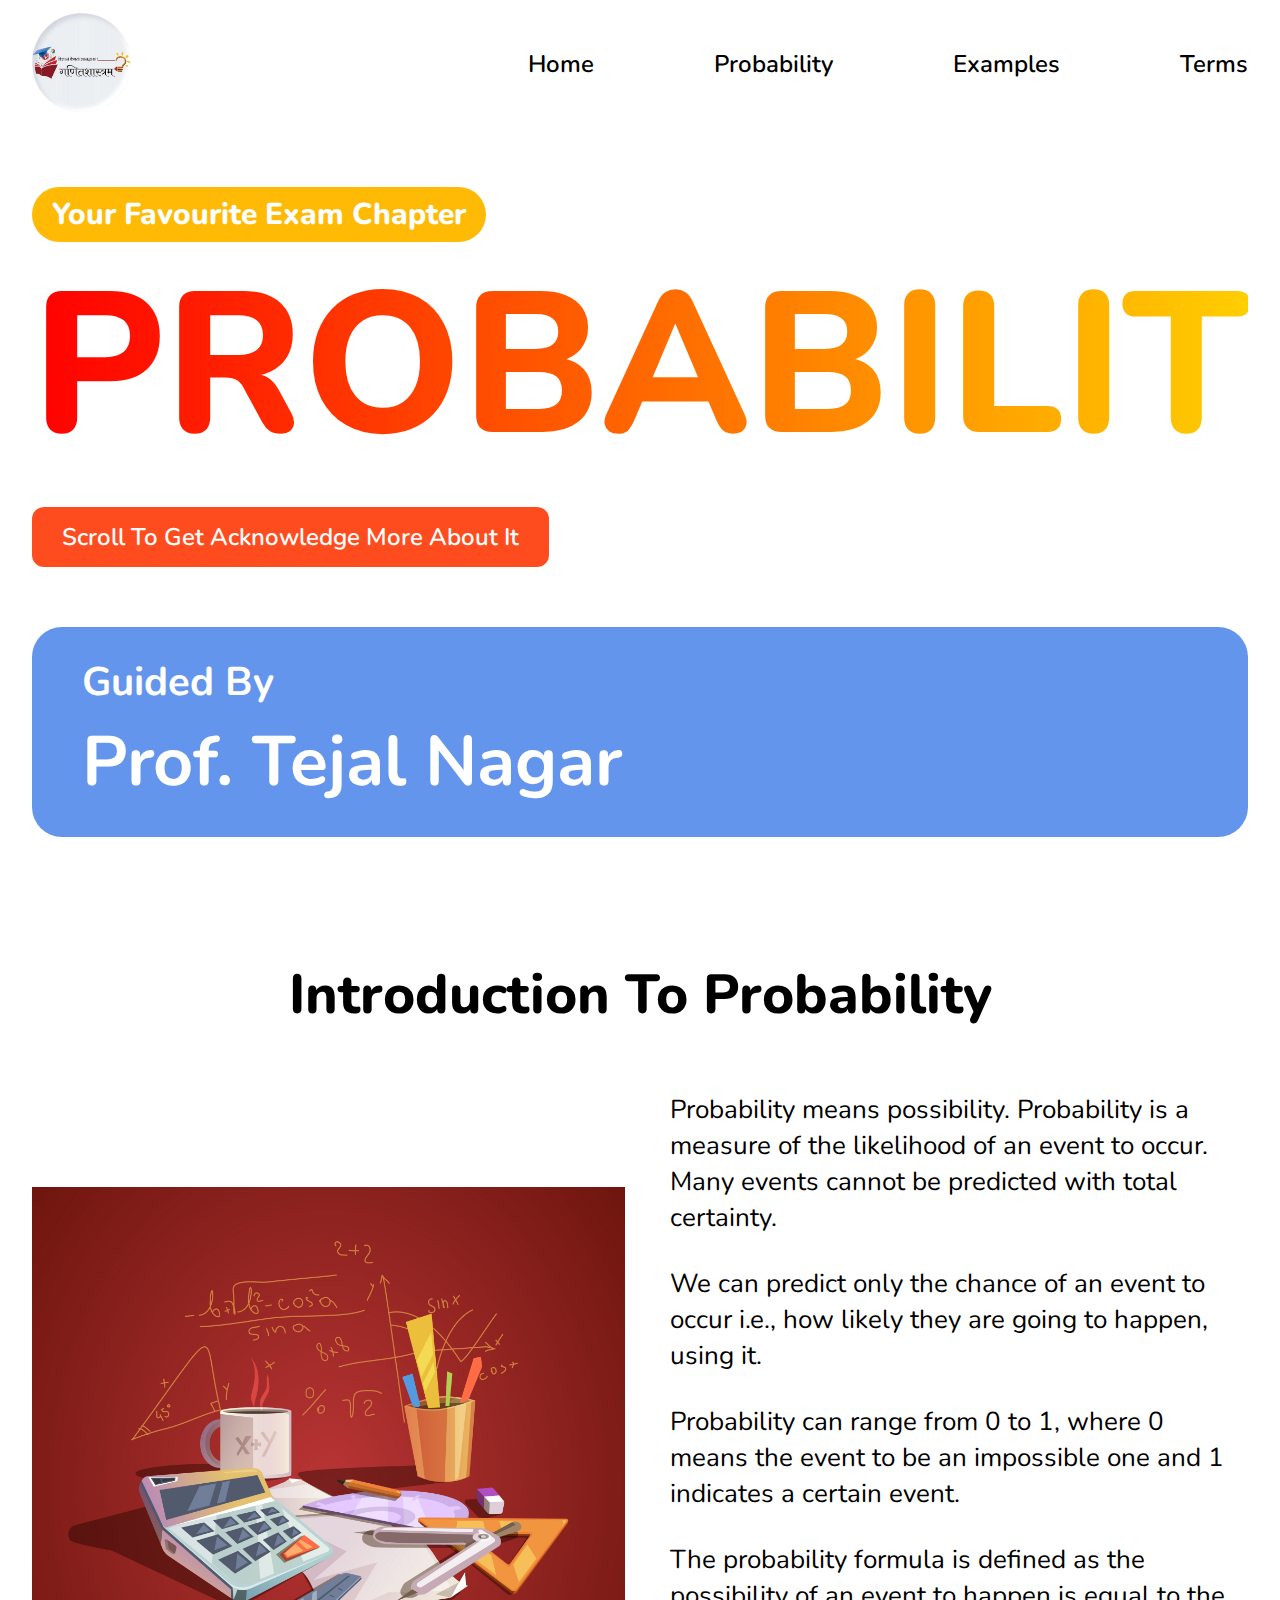
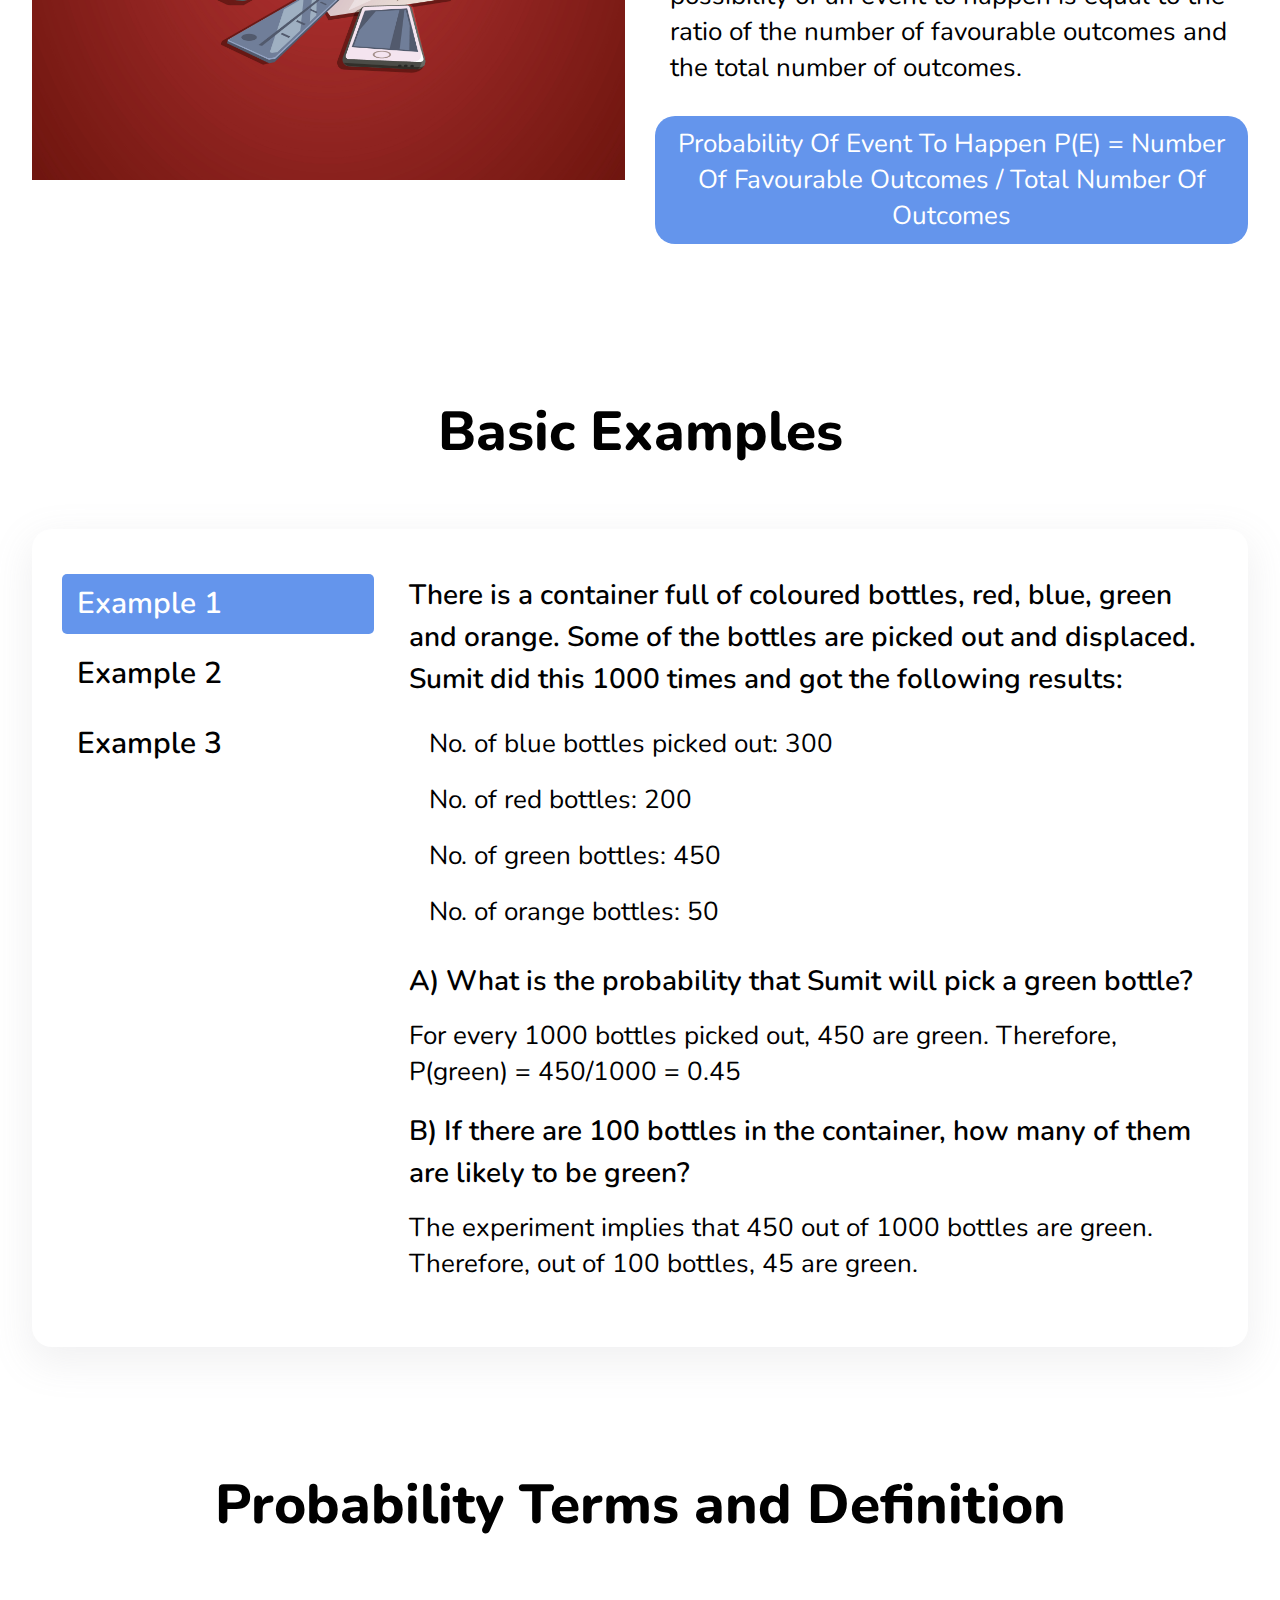
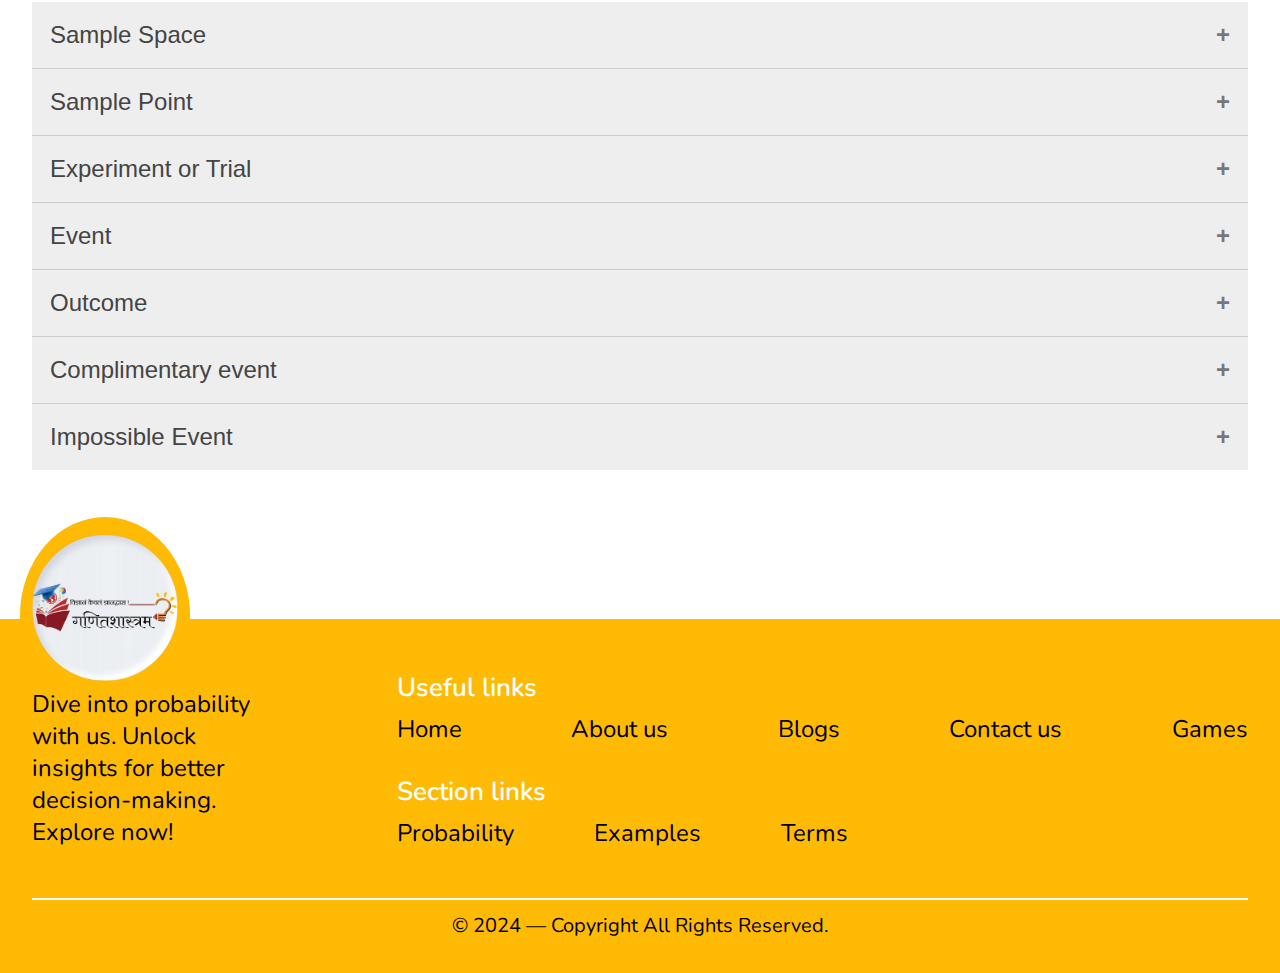
<file: index.html>
<!DOCTYPE html>
<html lang="en">
  <head>
    <meta charset="UTF-8" />
    <meta name="viewport" content="width=device-width, initial-scale=1.0" />
    <title>Probability | Home-Page</title>
    <link rel="stylesheet" href="./assests/css/custom.css">
    <link rel="stylesheet" href="https://cdnjs.cloudflare.com/ajax/libs/font-awesome/6.5.1/css/all.min.css" integrity="sha512-DTOQO9RWCH3ppGqcWaEA1BIZOC6xxalwEsw9c2QQeAIftl+Vegovlnee1c9QX4TctnWMn13TZye+giMm8e2LwA==" crossorigin="anonymous" referrerpolicy="no-referrer" />
    <script src="https://cdnjs.cloudflare.com/ajax/libs/jquery/3.7.1/jquery.min.js" integrity="sha512-v2CJ7UaYy4JwqLDIrZUI/4hqeoQieOmAZNXBeQyjo21dadnwR+8ZaIJVT8EE2iyI61OV8e6M8PP2/4hpQINQ/g==" crossorigin="anonymous" referrerpolicy="no-referrer"></script>
    <script src="https://cdnjs.cloudflare.com/ajax/libs/jquery/3.7.1/jquery.js" integrity="sha512-+k1pnlgt4F1H8L7t3z95o3/KO+o78INEcXTbnoJQ/F2VqDVhWoaiVml/OEHv9HsVgxUaVW+IbiZPUJQfF/YxZw==" crossorigin="anonymous" referrerpolicy="no-referrer"></script>
    <script src="./assests/js/script.js"></script>
  </head>
  <body>
    <!-- Header -->
    <header id="home">
      <div class="container">
        <div class="row">
          <div class="col-md-12">
            <div class="header_rap">
              <div class="header_logo">
                <img src="./assests/gallery/maths_project.png" alt="Maths logo">
              </div>
              <div class="nav_icons">
                <ul class="nav_items">
                  <li><a href="#home">Home</a></li>
                  <li><a href="#probability">Probability</a></li>
                  <li><a href="#examples">Examples</a></li>
                  <li><a href="#terms">Terms</a></li>
                </ul>
              </div>
            </div>
          </div>
        </div>
      </div>
    </header>
    <!-- Ends Header -->

    <!-- Banner -->
    <section class="banner section_space">
      <div class="container">
        <div class="row">
          <div class="col-md-12">
            <div class="banner_wrap">
              <p class="yellow_text">Your Favourite Exam Chapter</p>
              <h2>Probability</h2>
              <p class="banner_txt">scroll to get acknowledge more about it</p>
              <div class="guided_by">
                <p>Guided By</p>
                <h3>Prof. Tejal Nagar</h3>
              </div>
            </div>
          </div>
        </div>
      </div>
    </section>
    <!-- Banner ends -->

    <!-- Image With Text -->
    <section class="img_text section_space" id="probability">
      <div class="container">
        <div class="row">
          <div class="col-md-12 text_center">
            <h2 class="section_title">Introduction To Probability</h2>
          </div>
        </div>
        <div class="row align_center">
          <div class="col-md-6">
            <div class="img_wrap">
              <img src="./assests/gallery/img_text1.jpg" alt="Image Text">
            </div>
          </div>
          <div class="col-md-6">
            <ul class="text_wrap">
              <li class="text_des">
                <i class="fa-solid fa-dice fa-flip"></i>
                <p>Probability means possibility. Probability is a measure of the likelihood of an event to occur. 
                Many events cannot be predicted with total certainty.</p>
              </li>
              <li class="text_des">
                <i class="fa-solid fa-dice fa-flip"></i>
                <p> We can predict only the chance of an event to occur i.e., how likely they are going to happen, using it.</p>
              </li>
              <li class="text_des">
                <i class="fa-solid fa-dice fa-flip"></i>
                <p>Probability can range from 0 to 1, where 0 means the event to be an impossible one and 1 indicates a certain event.</p>
              </li>
              <li class="text_des">
                <i class="fa-solid fa-dice fa-flip"></i>
                <p>The probability formula is defined as the possibility of an event to happen is equal to the ratio 
                of the number of favourable outcomes and the total number of outcomes.</p>
              </li>
              <li class="text_des blue_bg">
                <i class="fa-solid fa-dice fa-flip"></i>
                <p>Probability of event to happen P(E) = Number of favourable outcomes / Total Number of outcomes</p>
              </li>
            </ul>
          </div>
        </div>
      </div>
    </section>
    <!-- Ends Image With Text -->

    <!-- Basic Examples -->
    <section class="basic_examples section_space" id="examples">
      <div class="container">
        <div class="row">
          <div class="col-md-12 text_center">
            <h2 class="section_title"> Basic Examples </h2>            
          </div>
        </div>
        <div class="row">
          <div class="col-md-12">
            <div class="examples_wrap">
              <div class="tabs">
                  <input type="radio" name="tabs" id="home-ch" onclick="home_display()">
                  <label for="home-ch" id="exam-one" class="active"><div>Example 1</div></label>
                  
                  <input type="radio" name="tabs" id="blog-ch" onclick="blog_display()">
                  <label for="blog-ch" id="exam-two"><div>Example 2</div></label>
                  
                  <input type="radio" name="tabs" id="about-ch" onclick="about_display()">
                  <label for="about-ch" id="exam-three"><div>Example 3</div></label>
              </div>
              <div class="text">
                  <div id="blog-txt">
                      <p class="txt-head">There are 6 pillows in a bed, 3 are red, 2 are yellow and 1 is blue. What is the probability of picking a yellow pillow?</p>
                      <p class="text_ans">The probability is equal to the number of yellow pillows in the bed divided by the total number of pillows, i.e. 2/6 = 1/3.</p>
                  </div>
                  <div id="home-txt">
                      <p class="txt-head">There is a container full of coloured bottles, red, blue, green and orange. Some of the bottles are picked out and displaced. Sumit did this 1000 times and got the following results:</p>
                      <ul class="bottle_wrap">
                        <li class="bottle_item">
                          <i class="fa-solid fa-bottle-water fa-bounce blue"></i>
                          <p>No. of blue bottles picked out: 300</p>
                        </li>
                        <li class="bottle_item">
                          <i class="fa-solid fa-bottle-water fa-bounce red"></i>
                          <p>No. of red bottles: 200</p>
                        </li>
                        <li class="bottle_item">
                          <i class="fa-solid fa-bottle-water fa-bounce green"></i>
                          <p> No. of green bottles: 450</p>
                        </li>
                        <li class="bottle_item">
                          <i class="fa-solid fa-bottle-water fa-bounce orange"></i>
                          <p> No. of orange bottles: 50</p>
                        </li>
                      </ul>
                      <div class="qa_wrap">
                        <p class="txt-head"> A) What is the probability that Sumit will pick a green bottle?</p>
                        <p class="text_ans">For every 1000 bottles picked out, 450 are green. Therefore, P(green) = 450/1000 = 0.45</p>
                      </div>
                      <div class="qa_wrap">
                        <p class="txt-head"> B) If there are 100 bottles in the container, how many of them are likely to be green?</p>
                        <p class="text_ans">The experiment implies that 450 out of 1000 bottles are green. Therefore, out of 100 bottles, 45 are green.</p>
                      </div>
                  </div>
                  <div id="about-txt">
                      <p class="txt-head">What are the possible outcomes when tossing a single coin?</p>
                      <p class="text_ans">When tossing a single coin, there are two possible outcomes: either we get a Head (H) or a Tail (T).</p>
                  </div>
              </div>
            </div>
          </div>
        </div>
      </div>
    </section>
    <!-- End Basic Examples -->

    <!-- Terms and Definition -->
    <section class="accordion_sec section_space" id="terms">
      <div class="container">
        <div class="row">
          <div class="col-md-12 text_center">
            <h2 class="section_title">Probability Terms and Definition</h2>
          </div>
        </div>
        <div class="row">
          <div class="col-md-12">
            <div class="accordion_wrapper">
                <button class="accordion_item">Sample Space</button>
                <div class="panel">
                  <p>The set of all the possible outcomes to occur in any trial.</p>
                  <p class="example">Example:-</p>
                  <ul class="panel_wrap">
                    <li class="panel_item">Tossing a coin, Sample Space (S) = {H,T}</li>
                    <li class="panel_item">Rolling a die, Sample Space (S) = {1,2,3,4,5,6}</li>
                  </ul>
                </div>

                <button class="accordion_item">Sample Point</button>
                <div class="panel">
                  <p>It is one of the possible results.</p>
                  <p class="example">Example:-</p>
                  <p class="for_panel_wrap">In a deck of Cards:</p>
                  <ul class="panel_wrap">
                    <li class="panel_item">4 of hearts is a sample point.</li>
                    <li class="panel_item">The queen of clubs is a sample point.</li>
                  </ul>
                </div>

                <button class="accordion_item">Experiment or Trial</button>
                <div class="panel">
                  <p>A series of actions where the outcomes are always uncertain.</p>
                  <p class="example">Example:-</p>
                  <p class="example_txt">The tossing of a coin, Selecting a card from a deck of cards, throwing a dice.</p>
                </div>

                <button class="accordion_item">Event</button>
                <div class="panel">
                  <p>It is a single outcome of an experiment.</p>
                  <p class="example">Example:-</p>
                  <p class="example_txt">Getting a Heads while tossing a coin is an event.</p>
                </div>

                <button class="accordion_item">Outcome</button>
                <div class="panel">
                  <p>Possible result of a trial/experiment.</p>
                  <p class="example">Example:-</p>
                  <p class="example_txt">T (tail) is a possible outcome when a coin is tossed.</p>
                </div>

                <button class="accordion_item">Complimentary event</button>
                <div class="panel">
                  <p>The non-happening events. The complement of an event A is the event, not A (or A’).</p>
                  <p class="example">Example:-</p>
                  <p class="example_txt">In a standard 52-card deck, A = Draw a heart, then A’ = Don’t draw a heart.</p>
                </div>

                <button class="accordion_item">Impossible Event</button>
                <div class="panel">
                  <p>The event cannot happen.</p>
                  <p class="example">Example:-</p>
                  <p class="example_txt">In tossing a coin, impossible to get both head and tail at the same time.</p>
                </div>
            </div>
          </div>
        </div>
      </div>
    </section>
    <!-- End Terms and Definition -->

    <!-- Footer -->
    <footer>
      <div class="container">
        <div class="row">
          <div class="col-md-12">
            <div class="footer_wrap">
              <div class="footer_left">
                <img src="./assests/gallery/maths_project.png" alt="Maths logo">
                <p class="footer_quote">Dive into probability with us. Unlock insights for better decision-making. Explore now!</p>
              </div>
              <div class="footer_right">
                <div class="useful_links">
                  <h3>Useful links</h3>
                  <ul class="nav_items">
                    <li><a href="#">Home</a></li>
                    <li><a href="#">About us</a></li>
                    <li><a href="#">Blogs</a></li>
                    <li><a href="#">Contact us</a></li>
                    <li><a href="#">Games</a></li>
                  </ul>
                </div>
                <div class="section_links">
                  <h3>Section links</h3>
                  <ul class="nav_items">
                    <li><a href="#probability">Probability</a></li>
                    <li><a href="#examples">Examples</a></li>
                    <li><a href="#terms">Terms</a></li>
                  </ul>
                </div>
              </div>
            </div>
          </div>
        </div>
        <div class="row">
          <div class="col-md-12">
            <div class="copyright text_center">
              <p>© 2024 — Copyright All Rights Reserved.</p>
            </div>
          </div>
        </div>
      </div>
    </footer>
    <!-- End Footer -->
  </body>
</html>
</file>
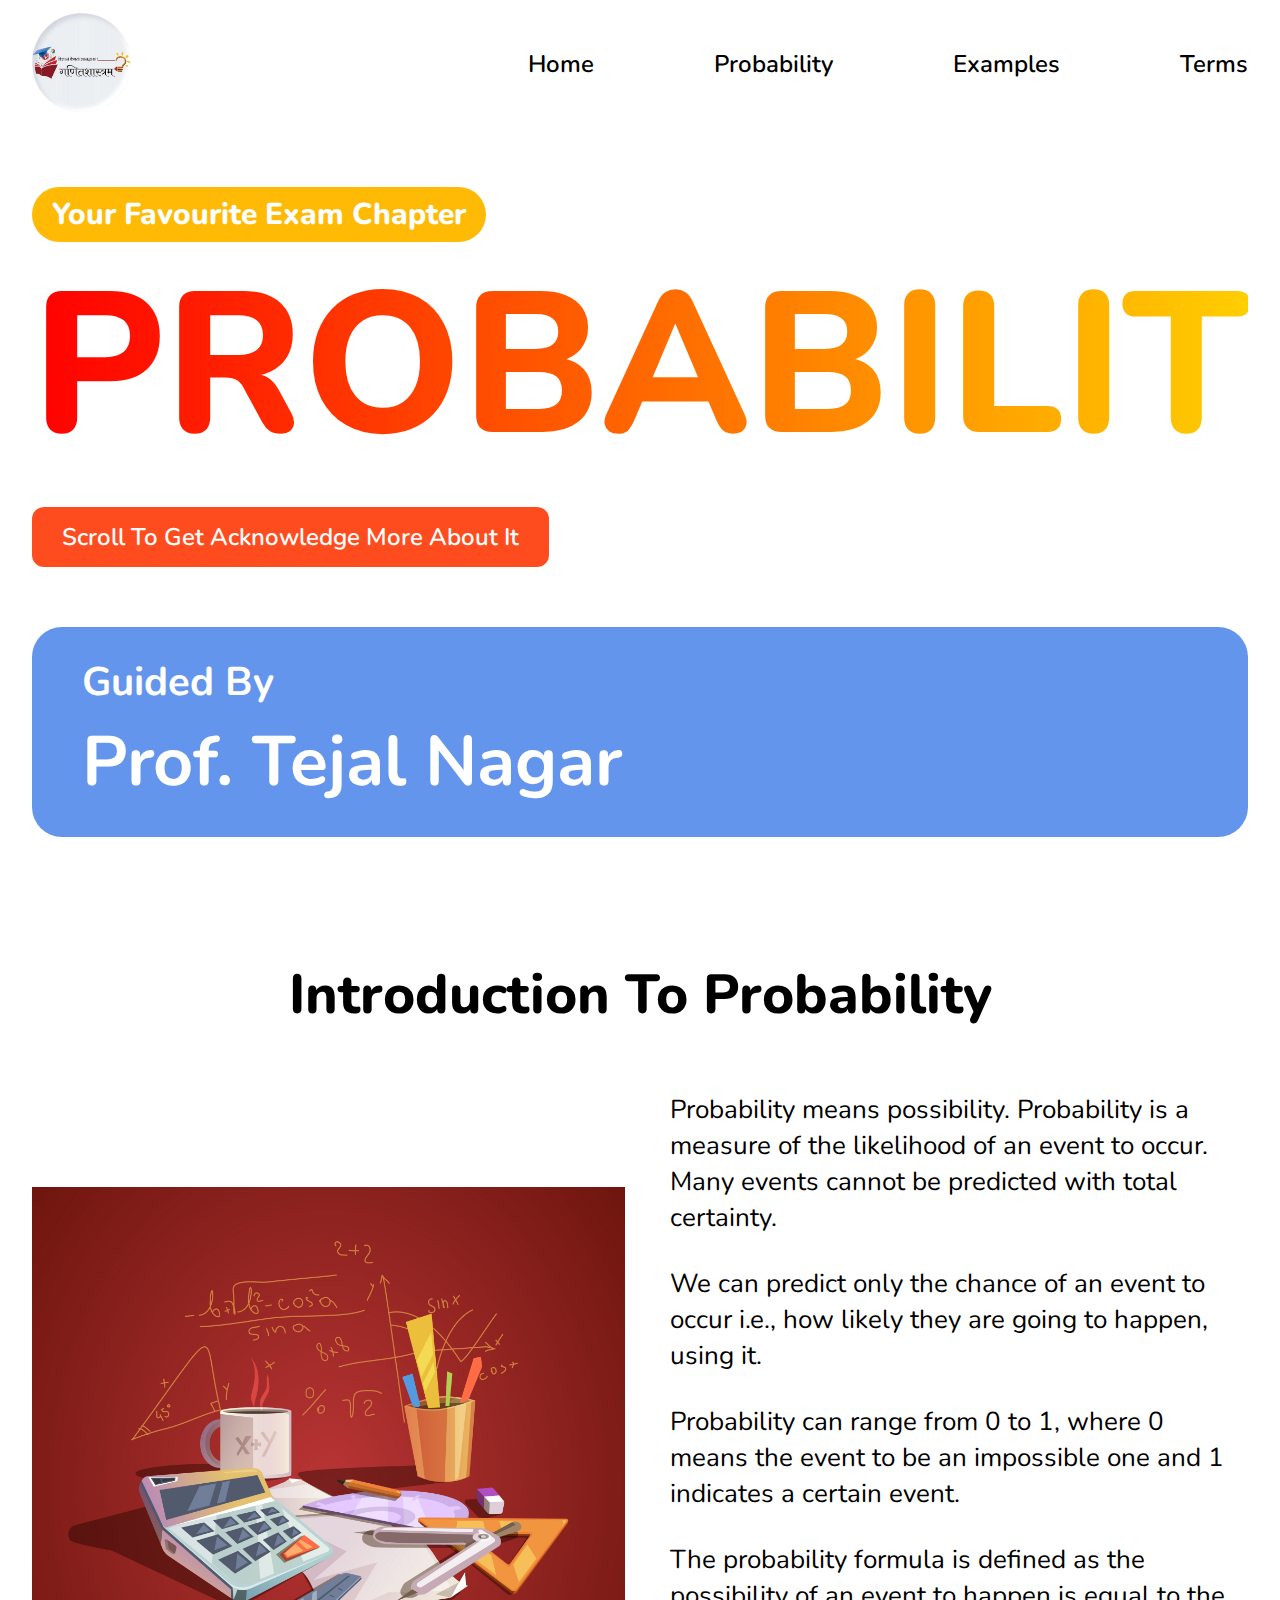
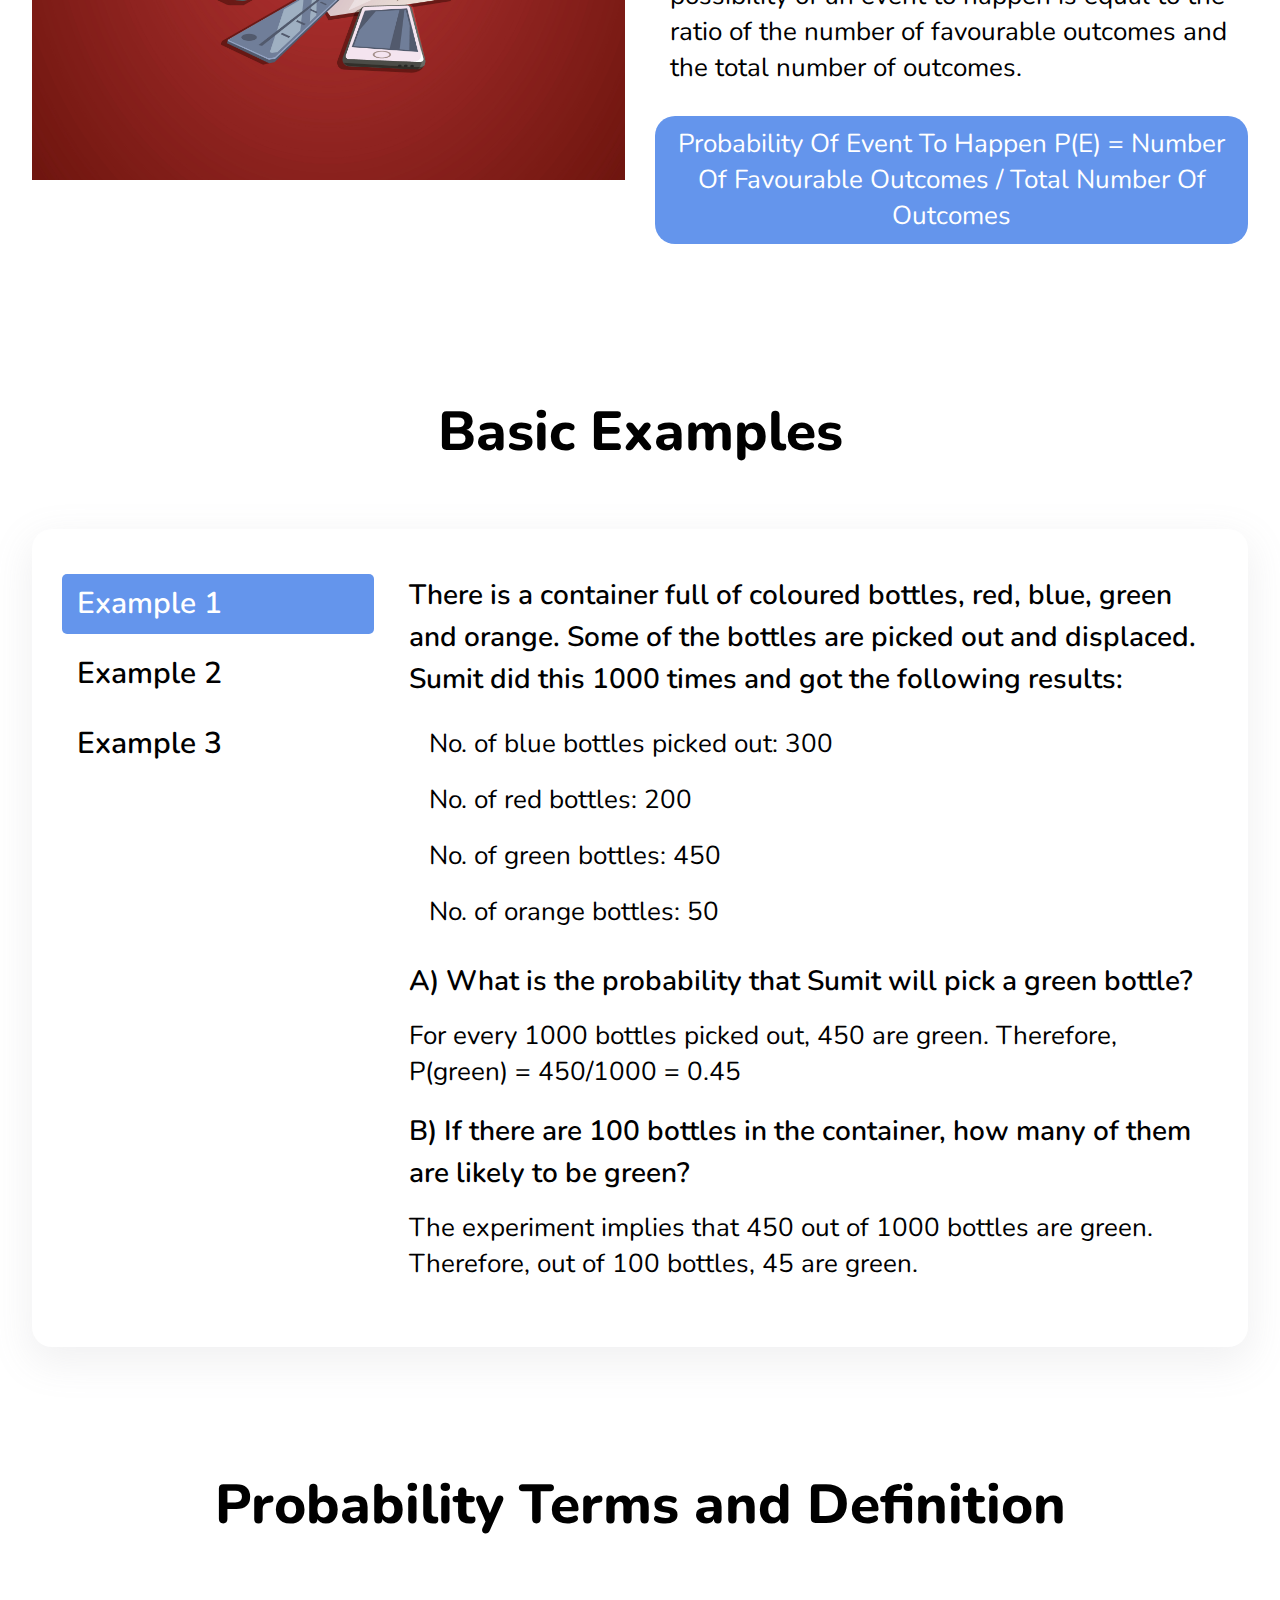
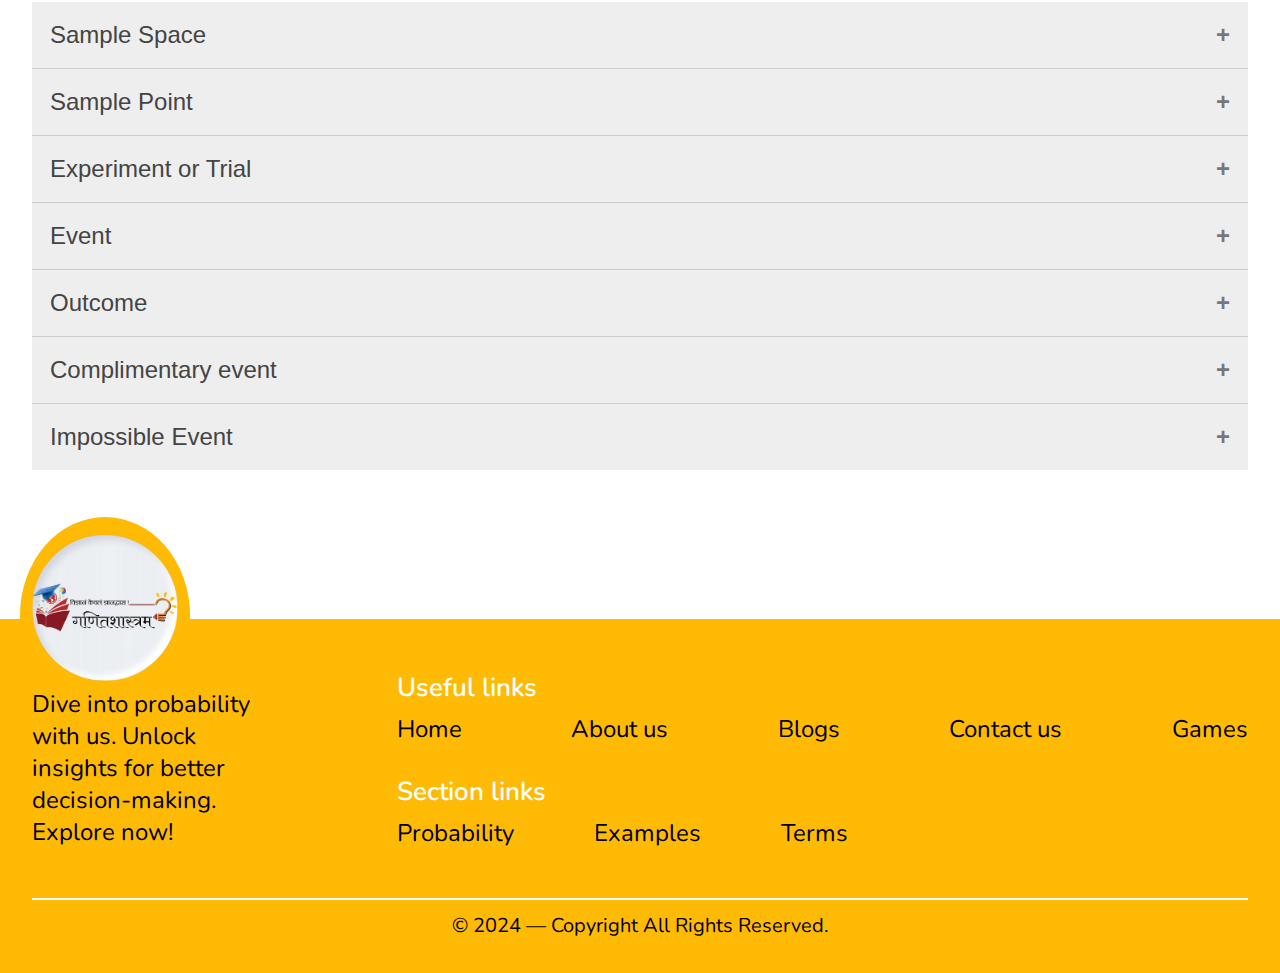
<file: website/index.html>
<!DOCTYPE html>
<html lang="en">
  <head>
    <meta charset="UTF-8" />
    <meta name="viewport" content="width=device-width, initial-scale=1.0" />
    <title>Probability | Home-Page</title>
    <link rel="stylesheet" href="./assests/css/custom.css">
    <link rel="stylesheet" href="https://cdnjs.cloudflare.com/ajax/libs/font-awesome/6.5.1/css/all.min.css" integrity="sha512-DTOQO9RWCH3ppGqcWaEA1BIZOC6xxalwEsw9c2QQeAIftl+Vegovlnee1c9QX4TctnWMn13TZye+giMm8e2LwA==" crossorigin="anonymous" referrerpolicy="no-referrer" />
    <script src="https://cdnjs.cloudflare.com/ajax/libs/jquery/3.7.1/jquery.min.js" integrity="sha512-v2CJ7UaYy4JwqLDIrZUI/4hqeoQieOmAZNXBeQyjo21dadnwR+8ZaIJVT8EE2iyI61OV8e6M8PP2/4hpQINQ/g==" crossorigin="anonymous" referrerpolicy="no-referrer"></script>
    <script src="https://cdnjs.cloudflare.com/ajax/libs/jquery/3.7.1/jquery.js" integrity="sha512-+k1pnlgt4F1H8L7t3z95o3/KO+o78INEcXTbnoJQ/F2VqDVhWoaiVml/OEHv9HsVgxUaVW+IbiZPUJQfF/YxZw==" crossorigin="anonymous" referrerpolicy="no-referrer"></script>
    <script src="./assests/js/script.js"></script>
  </head>
  <body>
    <!-- Header -->
    <header id="home">
      <div class="container">
        <div class="row">
          <div class="col-md-12">
            <div class="header_rap">
              <div class="header_logo">
                <img src="./assests/gallery/maths_project.png" alt="Maths logo">
              </div>
              <div class="nav_icons">
                <ul class="nav_items">
                  <li><a href="#home">Home</a></li>
                  <li><a href="#probability">Probability</a></li>
                  <li><a href="#examples">Examples</a></li>
                  <li><a href="#terms">Terms</a></li>
                </ul>
              </div>
            </div>
          </div>
        </div>
      </div>
    </header>
    <!-- Ends Header -->

    <!-- Banner -->
    <section class="banner section_space">
      <div class="container">
        <div class="row">
          <div class="col-md-12">
            <div class="banner_wrap">
              <p class="yellow_text">Your Favourite Exam Chapter</p>
              <h2>Probability</h2>
              <p class="banner_txt">scroll to get acknowledge more about it</p>
              <div class="guided_by">
                <p>Guided By</p>
                <h3>Prof. Tejal Nagar</h3>
              </div>
            </div>
          </div>
        </div>
      </div>
    </section>
    <!-- Banner ends -->

    <!-- Image With Text -->
    <section class="img_text section_space" id="probability">
      <div class="container">
        <div class="row">
          <div class="col-md-12 text_center">
            <h2 class="section_title">Introduction To Probability</h2>
          </div>
        </div>
        <div class="row align_center">
          <div class="col-md-6">
            <div class="img_wrap">
              <img src="./assests/gallery/img_text1.jpg" alt="Image Text">
            </div>
          </div>
          <div class="col-md-6">
            <ul class="text_wrap">
              <li class="text_des">
                <i class="fa-solid fa-dice fa-flip"></i>
                <p>Probability means possibility. Probability is a measure of the likelihood of an event to occur. 
                Many events cannot be predicted with total certainty.</p>
              </li>
              <li class="text_des">
                <i class="fa-solid fa-dice fa-flip"></i>
                <p> We can predict only the chance of an event to occur i.e., how likely they are going to happen, using it.</p>
              </li>
              <li class="text_des">
                <i class="fa-solid fa-dice fa-flip"></i>
                <p>Probability can range from 0 to 1, where 0 means the event to be an impossible one and 1 indicates a certain event.</p>
              </li>
              <li class="text_des">
                <i class="fa-solid fa-dice fa-flip"></i>
                <p>The probability formula is defined as the possibility of an event to happen is equal to the ratio 
                of the number of favourable outcomes and the total number of outcomes.</p>
              </li>
              <li class="text_des blue_bg">
                <i class="fa-solid fa-dice fa-flip"></i>
                <p>Probability of event to happen P(E) = Number of favourable outcomes / Total Number of outcomes</p>
              </li>
            </ul>
          </div>
        </div>
      </div>
    </section>
    <!-- Ends Image With Text -->

    <!-- Basic Examples -->
    <section class="basic_examples section_space" id="examples">
      <div class="container">
        <div class="row">
          <div class="col-md-12 text_center">
            <h2 class="section_title"> Basic Examples </h2>            
          </div>
        </div>
        <div class="row">
          <div class="col-md-12">
            <div class="examples_wrap">
              <div class="tabs">
                  <input type="radio" name="tabs" id="home-ch" onclick="home_display()">
                  <label for="home-ch" id="exam-one" class="active"><div>Example 1</div></label>
                  
                  <input type="radio" name="tabs" id="blog-ch" onclick="blog_display()">
                  <label for="blog-ch" id="exam-two"><div>Example 2</div></label>
                  
                  <input type="radio" name="tabs" id="about-ch" onclick="about_display()">
                  <label for="about-ch" id="exam-three"><div>Example 3</div></label>
              </div>
              <div class="text">
                  <div id="blog-txt">
                      <p class="txt-head">There are 6 pillows in a bed, 3 are red, 2 are yellow and 1 is blue. What is the probability of picking a yellow pillow?</p>
                      <p class="text_ans">The probability is equal to the number of yellow pillows in the bed divided by the total number of pillows, i.e. 2/6 = 1/3.</p>
                  </div>
                  <div id="home-txt">
                      <p class="txt-head">There is a container full of coloured bottles, red, blue, green and orange. Some of the bottles are picked out and displaced. Sumit did this 1000 times and got the following results:</p>
                      <ul class="bottle_wrap">
                        <li class="bottle_item">
                          <i class="fa-solid fa-bottle-water fa-bounce blue"></i>
                          <p>No. of blue bottles picked out: 300</p>
                        </li>
                        <li class="bottle_item">
                          <i class="fa-solid fa-bottle-water fa-bounce red"></i>
                          <p>No. of red bottles: 200</p>
                        </li>
                        <li class="bottle_item">
                          <i class="fa-solid fa-bottle-water fa-bounce green"></i>
                          <p> No. of green bottles: 450</p>
                        </li>
                        <li class="bottle_item">
                          <i class="fa-solid fa-bottle-water fa-bounce orange"></i>
                          <p> No. of orange bottles: 50</p>
                        </li>
                      </ul>
                      <div class="qa_wrap">
                        <p class="txt-head"> A) What is the probability that Sumit will pick a green bottle?</p>
                        <p class="text_ans">For every 1000 bottles picked out, 450 are green. Therefore, P(green) = 450/1000 = 0.45</p>
                      </div>
                      <div class="qa_wrap">
                        <p class="txt-head"> B) If there are 100 bottles in the container, how many of them are likely to be green?</p>
                        <p class="text_ans">The experiment implies that 450 out of 1000 bottles are green. Therefore, out of 100 bottles, 45 are green.</p>
                      </div>
                  </div>
                  <div id="about-txt">
                      <p class="txt-head">What are the possible outcomes when tossing a single coin?</p>
                      <p class="text_ans">When tossing a single coin, there are two possible outcomes: either we get a Head (H) or a Tail (T).</p>
                  </div>
              </div>
            </div>
          </div>
        </div>
      </div>
    </section>
    <!-- End Basic Examples -->

    <!-- Terms and Definition -->
    <section class="accordion_sec section_space" id="terms">
      <div class="container">
        <div class="row">
          <div class="col-md-12 text_center">
            <h2 class="section_title">Probability Terms and Definition</h2>
          </div>
        </div>
        <div class="row">
          <div class="col-md-12">
            <div class="accordion_wrapper">
                <button class="accordion_item">Sample Space</button>
                <div class="panel">
                  <p>The set of all the possible outcomes to occur in any trial.</p>
                  <p class="example">Example:-</p>
                  <ul class="panel_wrap">
                    <li class="panel_item">Tossing a coin, Sample Space (S) = {H,T}</li>
                    <li class="panel_item">Rolling a die, Sample Space (S) = {1,2,3,4,5,6}</li>
                  </ul>
                </div>

                <button class="accordion_item">Sample Point</button>
                <div class="panel">
                  <p>It is one of the possible results.</p>
                  <p class="example">Example:-</p>
                  <p class="for_panel_wrap">In a deck of Cards:</p>
                  <ul class="panel_wrap">
                    <li class="panel_item">4 of hearts is a sample point.</li>
                    <li class="panel_item">The queen of clubs is a sample point.</li>
                  </ul>
                </div>

                <button class="accordion_item">Experiment or Trial</button>
                <div class="panel">
                  <p>A series of actions where the outcomes are always uncertain.</p>
                  <p class="example">Example:-</p>
                  <p class="example_txt">The tossing of a coin, Selecting a card from a deck of cards, throwing a dice.</p>
                </div>

                <button class="accordion_item">Event</button>
                <div class="panel">
                  <p>It is a single outcome of an experiment.</p>
                  <p class="example">Example:-</p>
                  <p class="example_txt">Getting a Heads while tossing a coin is an event.</p>
                </div>

                <button class="accordion_item">Outcome</button>
                <div class="panel">
                  <p>Possible result of a trial/experiment.</p>
                  <p class="example">Example:-</p>
                  <p class="example_txt">T (tail) is a possible outcome when a coin is tossed.</p>
                </div>

                <button class="accordion_item">Complimentary event</button>
                <div class="panel">
                  <p>The non-happening events. The complement of an event A is the event, not A (or A’).</p>
                  <p class="example">Example:-</p>
                  <p class="example_txt">In a standard 52-card deck, A = Draw a heart, then A’ = Don’t draw a heart.</p>
                </div>

                <button class="accordion_item">Impossible Event</button>
                <div class="panel">
                  <p>The event cannot happen.</p>
                  <p class="example">Example:-</p>
                  <p class="example_txt">In tossing a coin, impossible to get both head and tail at the same time.</p>
                </div>
            </div>
          </div>
        </div>
      </div>
    </section>
    <!-- End Terms and Definition -->

    <!-- Footer -->
    <footer>
      <div class="container">
        <div class="row">
          <div class="col-md-12">
            <div class="footer_wrap">
              <div class="footer_left">
                <img src="./assests/gallery/maths_project.png" alt="Maths logo">
                <p class="footer_quote">Dive into probability with us. Unlock insights for better decision-making. Explore now!</p>
              </div>
              <div class="footer_right">
                <div class="useful_links">
                  <h3>Useful links</h3>
                  <ul class="nav_items">
                    <li><a href="./index.html">Home</a></li>
                    <li><a href="./about us.html">About us</a></li>
                    <li><a href="./blog page.html">Blogs</a></li>
                    <li><a href="#">Contact us</a></li>
                    <li><a href="#">Games</a></li>
                  </ul>
                </div>
                <div class="section_links">
                  <h3>Section links</h3>
                  <ul class="nav_items">
                    <li><a href="#probability">Probability</a></li>
                    <li><a href="#examples">Examples</a></li>
                    <li><a href="#terms">Terms</a></li>
                  </ul>
                </div>
              </div>
            </div>
          </div>
        </div>
        <div class="row">
          <div class="col-md-12">
            <div class="copyright text_center">
              <p>© 2024 — Copyright All Rights Reserved.</p>
            </div>
          </div>
        </div>
      </div>
    </footer>
    <!-- End Footer -->
  </body>
</html>
</file>
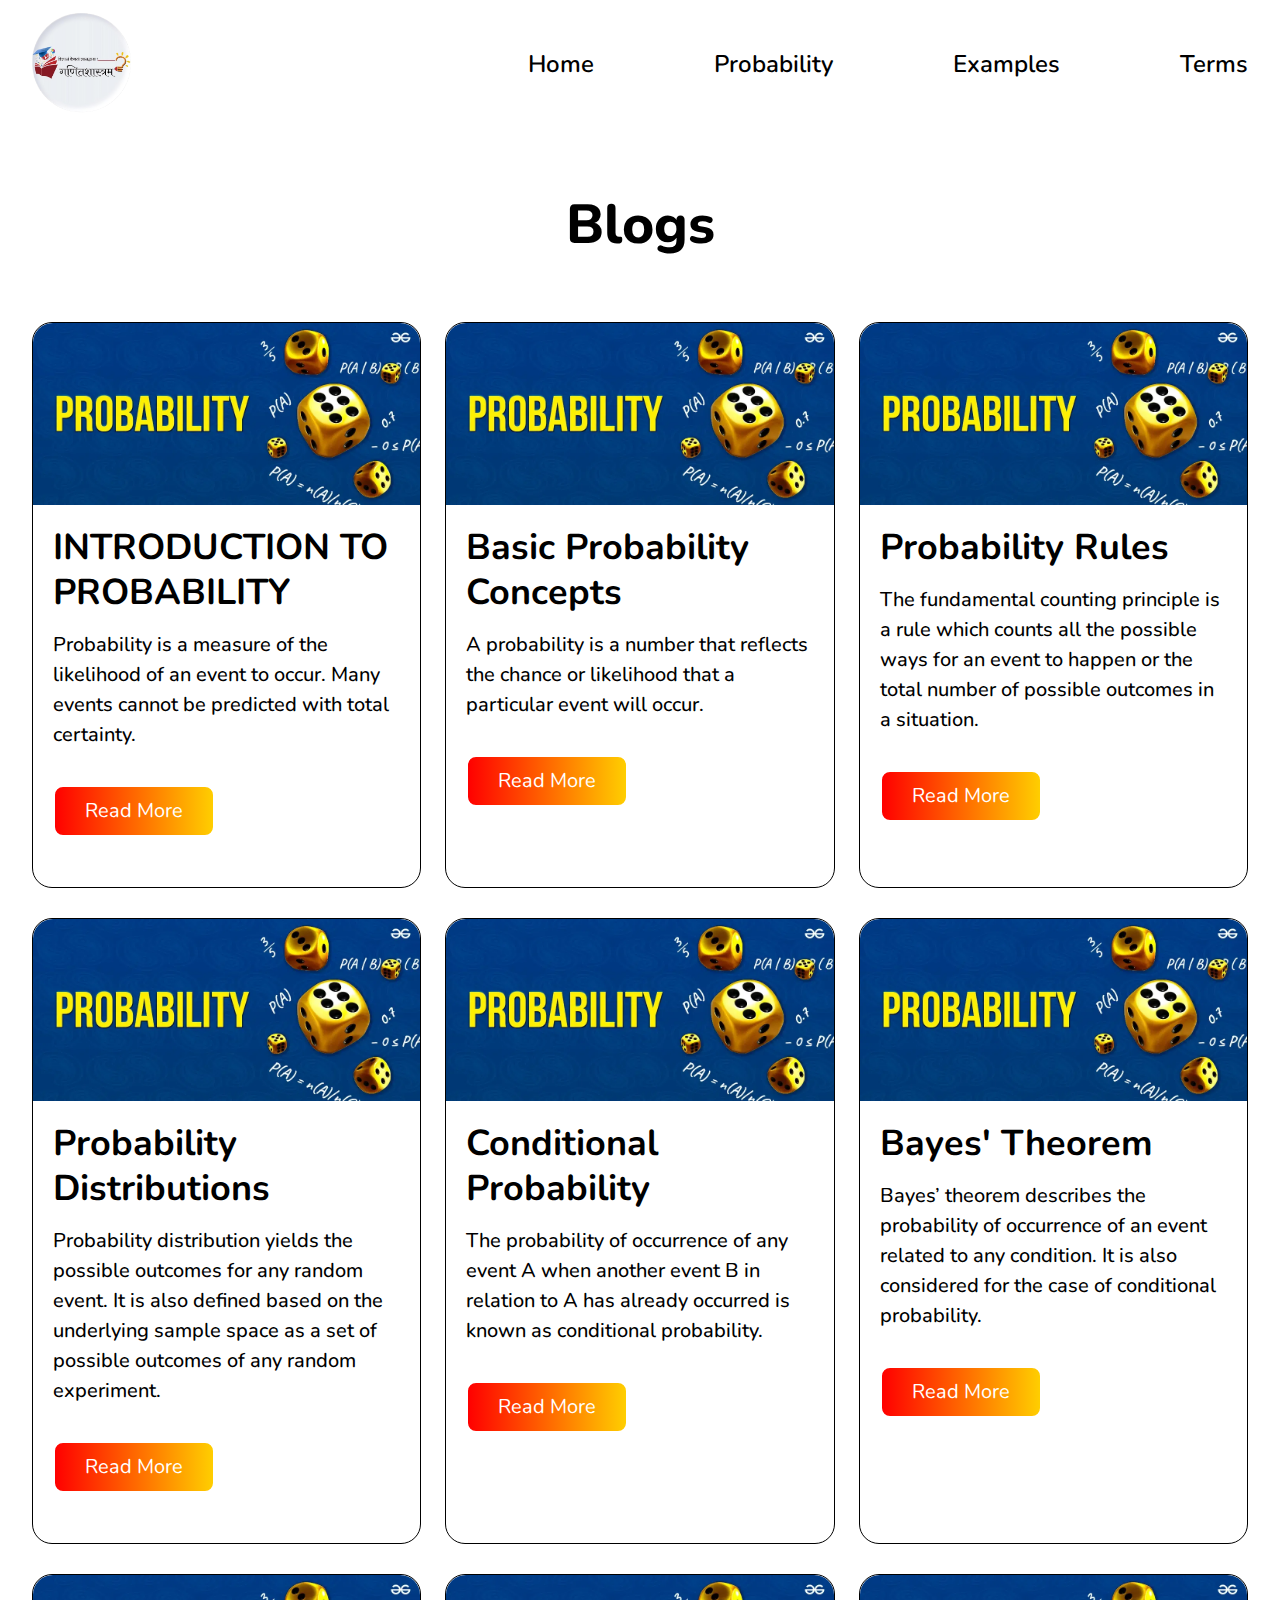
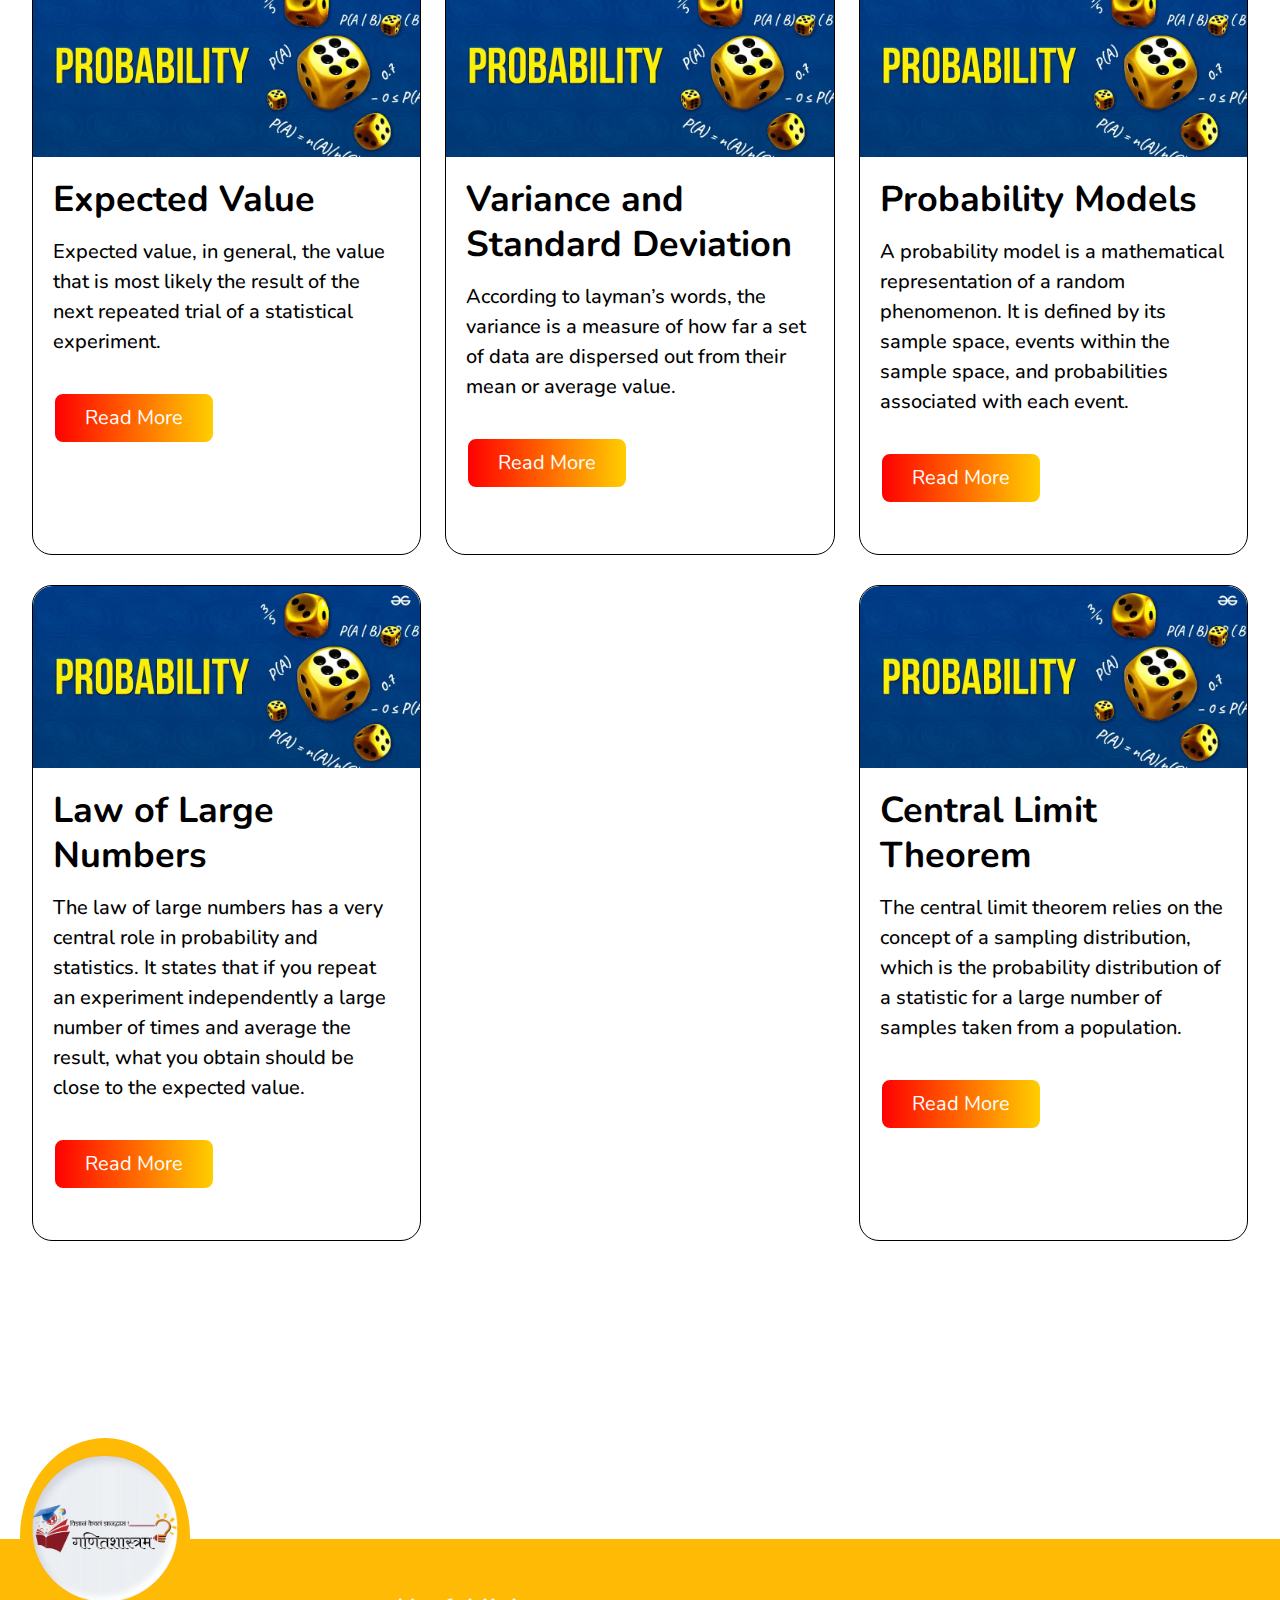
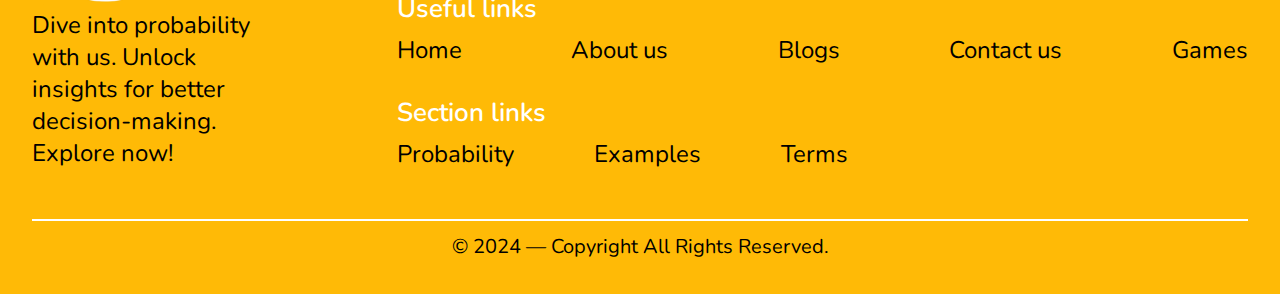
<file: website/blog page.html>
<!DOCTYPE html>
<html lang="en">
<head>
    <meta charset="UTF-8" />
    <meta name="viewport" content="width=device-width, initial-scale=1.0" />
    <title>Probability | Blog-page</title>
    <link rel="stylesheet" href="./assests/css/custom.css">
    <link rel="stylesheet" href="https://cdnjs.cloudflare.com/ajax/libs/font-awesome/6.5.1/css/all.min.css" integrity="sha512-DTOQO9RWCH3ppGqcWaEA1BIZOC6xxalwEsw9c2QQeAIftl+Vegovlnee1c9QX4TctnWMn13TZye+giMm8e2LwA==" crossorigin="anonymous" referrerpolicy="no-referrer" />
    <script src="https://cdnjs.cloudflare.com/ajax/libs/jquery/3.7.1/jquery.min.js" integrity="sha512-v2CJ7UaYy4JwqLDIrZUI/4hqeoQieOmAZNXBeQyjo21dadnwR+8ZaIJVT8EE2iyI61OV8e6M8PP2/4hpQINQ/g==" crossorigin="anonymous" referrerpolicy="no-referrer"></script>
    <script src="https://cdnjs.cloudflare.com/ajax/libs/jquery/3.7.1/jquery.js" integrity="sha512-+k1pnlgt4F1H8L7t3z95o3/KO+o78INEcXTbnoJQ/F2VqDVhWoaiVml/OEHv9HsVgxUaVW+IbiZPUJQfF/YxZw==" crossorigin="anonymous" referrerpolicy="no-referrer"></script>
    <script src="./assests/js/script.js"></script>
</head>
<body>
    <!-- Header -->
    <header id="home">
      <div class="container">
        <div class="row">
          <div class="col-md-12">
            <div class="header_rap">
              <div class="header_logo">
                <img src="./assests/gallery/maths_project.png" alt="Maths logo">
              </div>
              <div class="nav_icons">
                <ul class="nav_items">
                  <li><a href="./index.html">Home</a></li>
                  <li><a href="./index.html">Probability</a></li>
                  <li><a href="#examples">Examples</a></li>
                  <li><a href="#terms">Terms</a></li>
                </ul>
              </div>
            </div>
          </div>
        </div>
      </div>
    </header>
    <!-- Ends Header -->

    <!-- Blogs Section -->
    <section class="Blogs section_space">
        <div class="container">
            <div class="row">
                <div class="col-md-12 text_center">
                    <h2 class="section_title">Blogs</h2>
                </div>
            </div>
            <div class="row">
                <div class="col-md-12">
                    <div class="blog_wrapper">
                        <div class="blog_post">
                            <div class="blog_img">
                                <img src="./assests/gallery/Probability-Blogs.webp" alt="Blog post 1">
                            </div>
                            <div class="blog_content">
                                <h3>INTRODUCTION TO PROBABILITY</h3>
                                <p>Probability is a measure of the likelihood of an event to occur. Many events cannot be predicted with total certainty. </p>
                                <a href="./blogs/blog_post1.html">Read More</a>
                            </div>
                        </div>
                        <div class="blog_post">
                            <div class="blog_img">
                                <img src="./assests/gallery/Probability-Blogs.webp" alt="Blog post 1">
                            </div>
                            <div class="blog_content">
                                <h3>Basic Probability Concepts</h3>
                                <p>A probability is a number that reflects the chance or likelihood that a particular event will occur.</p>
                                <a href="./blogs/blog_post2.html">Read More</a>
                            </div>
                        </div>
                        <div class="blog_post">
                            <div class="blog_img">
                                <img src="./assests/gallery/Probability-Blogs.webp" alt="Blog post 1">
                            </div>
                            <div class="blog_content">
                                <h3>Probability Rules</h3>
                                <p>The fundamental counting principle is a rule which counts all the possible ways for an event to happen or the total number of possible outcomes in a situation.</p>
                                <a href="../website/blogs/blog_post3.html">Read More</a>
                            </div>
                        </div>
                         <div class="blog_post">
                            <div class="blog_img">
                                <img src="./assests/gallery/Probability-Blogs.webp" alt="Blog post 1">
                            </div>
                            <div class="blog_content">
                                <h3>Probability Distributions</h3>
                                <p>Probability distribution yields the possible outcomes for any random event. It is also defined based on the underlying sample space as a set of possible outcomes of any random experiment. </p>
                                <a href="#">Read More</a>
                            </div>
                        </div>
                         <div class="blog_post">
                            <div class="blog_img">
                                <img src="./assests/gallery/Probability-Blogs.webp" alt="Blog post 1">
                            </div>
                            <div class="blog_content">
                                <h3>Conditional Probability</h3>
                                <p>The probability of occurrence of any event A when another event B in relation to A has already occurred is known as conditional probability.</p>
                                <a href="#">Read More</a>
                            </div>
                        </div>
                         <div class="blog_post">
                            <div class="blog_img">
                                <img src="./assests/gallery/Probability-Blogs.webp" alt="Blog post 1">
                            </div>
                            <div class="blog_content">
                                <h3>Bayes' Theorem</h3>
                                <p>Bayes’ theorem describes the probability of occurrence of an event related to any condition. It is also considered for the case of conditional probability.</p>
                                <a href="#">Read More</a>
                            </div>
                        </div>
                         <div class="blog_post">
                            <div class="blog_img">
                                <img src="./assests/gallery/Probability-Blogs.webp" alt="Blog post 1">
                            </div>
                            <div class="blog_content">
                                <h3>Expected Value</h3>
                                <p>Expected value, in general, the value that is most likely the result of the next repeated trial of a statistical experiment.</p>
                                <a href="#">Read More</a>
                            </div>
                        </div>
                         <div class="blog_post">
                            <div class="blog_img">
                                <img src="./assests/gallery/Probability-Blogs.webp" alt="Blog post 1">
                            </div>
                            <div class="blog_content">
                                <h3>Variance and Standard Deviation</h3>
                                <p>According to layman’s words, the variance is a measure of how far a set of data are dispersed out from their mean or average value.</p>
                                <a href="#">Read More</a>
                            </div>
                        </div>
                         <div class="blog_post">
                            <div class="blog_img">
                                <img src="./assests/gallery/Probability-Blogs.webp" alt="Blog post 1">
                            </div>
                            <div class="blog_content">
                                <h3>Probability Models</h3>
                                <p>A probability model is a mathematical representation of a random phenomenon. It is defined by its sample space, events within the sample space, and probabilities associated with each event.</p>
                                <a href="#">Read More</a>
                            </div>
                        </div>
                         <div class="blog_post">
                            <div class="blog_img">
                                <img src="./assests/gallery/Probability-Blogs.webp" alt="Blog post 1">
                            </div>
                            <div class="blog_content">
                                <h3>Law of Large Numbers</h3>
                                <p>The law of large numbers has a very central role in probability and statistics. It states that if you repeat an experiment independently a large number of times and average the result, what you obtain should be close to the expected value. </p>
                                <a href="#">Read More</a>
                            </div>
                        </div>
                         <div class="blog_post">
                            <div class="blog_img">
                                <img src="./assests/gallery/Probability-Blogs.webp" alt="Blog post 1">
                            </div>
                            <div class="blog_content">
                                <h3>Central Limit Theorem</h3>
                                <p>The central limit theorem relies on the concept of a sampling distribution, which is the probability distribution of a statistic for a large number of samples taken from a population.</p>
                                <a href="#">Read More</a>
                            </div>
                        </div>
                    </div>
                </div>
            </div>
        </div>
    </section>
    <!-- End Blogs Section -->

    <!-- Footer -->
    <footer class="mt120">
      <div class="container">
        <div class="row">
          <div class="col-md-12">
            <div class="footer_wrap">
              <div class="footer_left">
                <img src="./assests/gallery/maths_project.png" alt="Maths logo">
                <p class="footer_quote">Dive into probability with us. Unlock insights for better decision-making. Explore now!</p>
              </div>
              <div class="footer_right">
                <div class="useful_links">
                  <h3>Useful links</h3>
                  <ul class="nav_items">
                    <li><a href="./index.html">Home</a></li>
                    <li><a href="./about us.html">About us</a></li>
                    <li><a href="./blog page.html">Blogs</a></li>
                    <li><a href="#">Contact us</a></li>
                    <li><a href="#">Games</a></li>
                  </ul>
                </div>
                <div class="section_links">
                  <h3>Section links</h3>
                  <ul class="nav_items">
                    <li><a href="./index.html">Probability</a></li>
                    <li><a href="./index.html">Examples</a></li>
                    <li><a href="#terms">Terms</a></li>
                  </ul>
                </div>
              </div>
            </div>
          </div>
        </div>
        <div class="row">
          <div class="col-md-12">
            <div class="copyright text_center">
              <p>© 2024 — Copyright All Rights Reserved.</p>
            </div>
          </div>
        </div>
      </div>
    </footer>
    <!-- End Footer -->
</body>
</html>
</file>
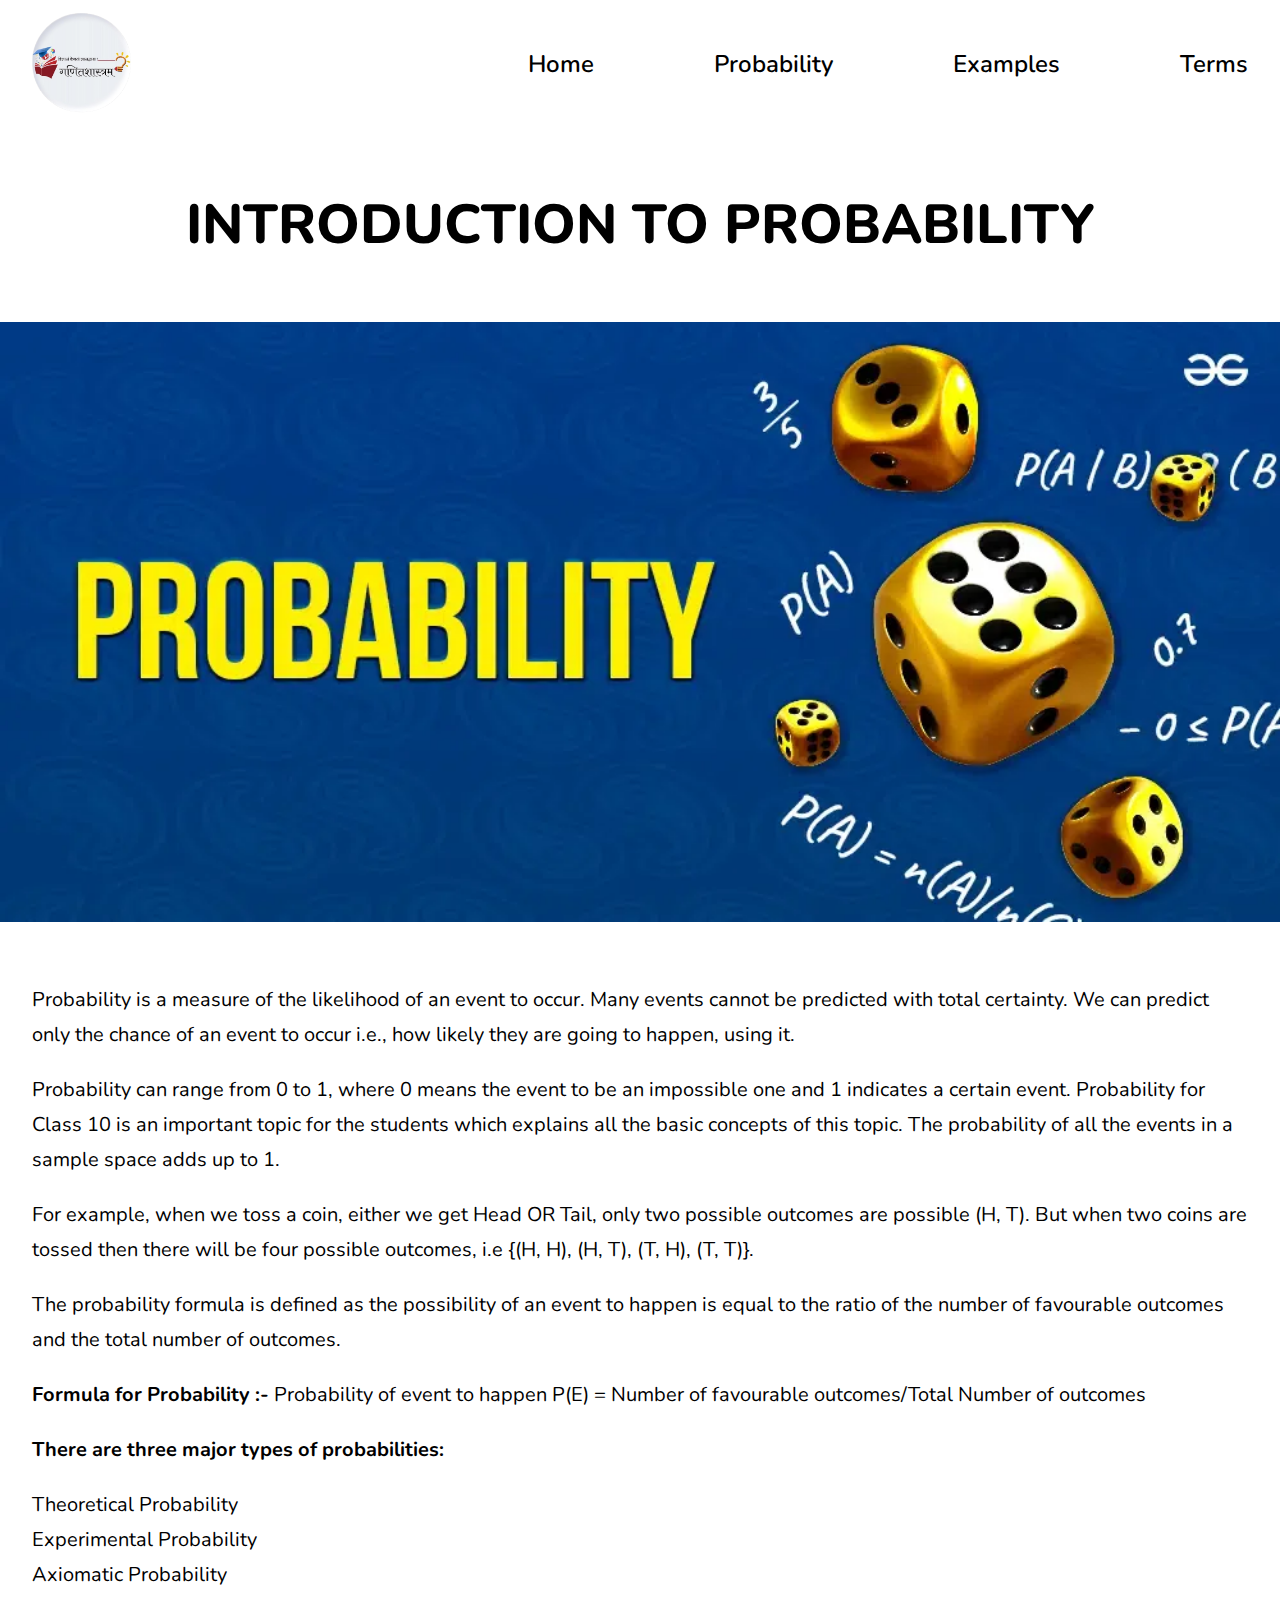
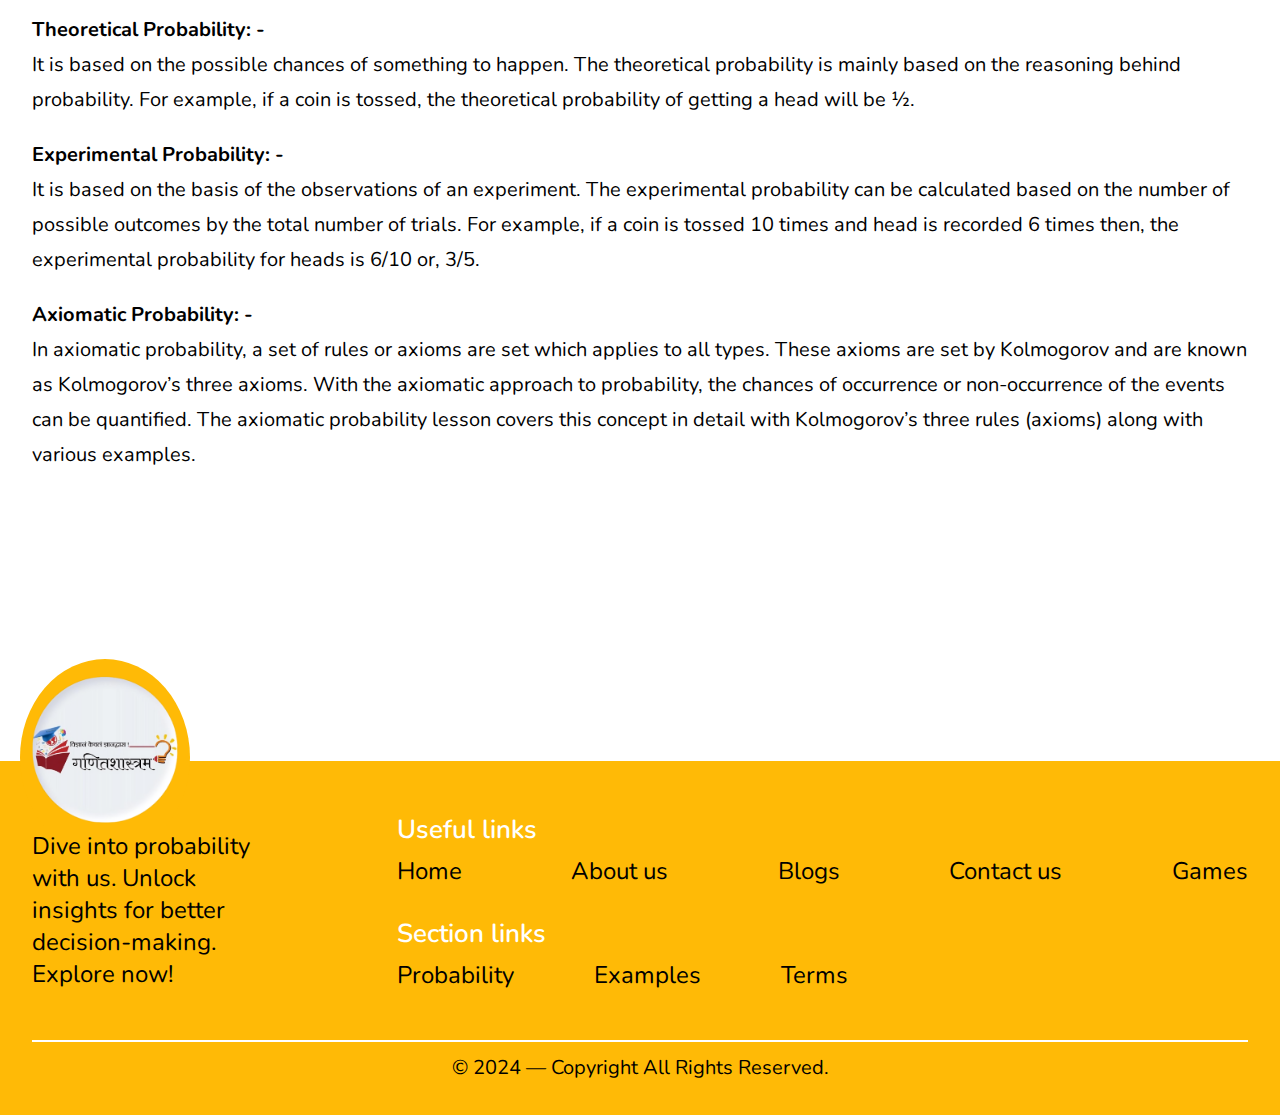
<file: website/blogs/blog_post1.html>
<!DOCTYPE html>
<html lang="en">
<head>
    <meta charset="UTF-8" />
    <meta name="viewport" content="width=device-width, initial-scale=1.0" />
    <title>Probability | Blog-Post-1</title>
    <link rel="stylesheet" href="../assests/css/custom.css">
    <link rel="stylesheet" href="../blogs/blog_post.css">
    <link rel="stylesheet" href="https://cdnjs.cloudflare.com/ajax/libs/font-awesome/6.5.1/css/all.min.css" integrity="sha512-DTOQO9RWCH3ppGqcWaEA1BIZOC6xxalwEsw9c2QQeAIftl+Vegovlnee1c9QX4TctnWMn13TZye+giMm8e2LwA==" crossorigin="anonymous" referrerpolicy="no-referrer" />
    <script src="https://cdnjs.cloudflare.com/ajax/libs/jquery/3.7.1/jquery.min.js" integrity="sha512-v2CJ7UaYy4JwqLDIrZUI/4hqeoQieOmAZNXBeQyjo21dadnwR+8ZaIJVT8EE2iyI61OV8e6M8PP2/4hpQINQ/g==" crossorigin="anonymous" referrerpolicy="no-referrer"></script>
    <script src="https://cdnjs.cloudflare.com/ajax/libs/jquery/3.7.1/jquery.js" integrity="sha512-+k1pnlgt4F1H8L7t3z95o3/KO+o78INEcXTbnoJQ/F2VqDVhWoaiVml/OEHv9HsVgxUaVW+IbiZPUJQfF/YxZw==" crossorigin="anonymous" referrerpolicy="no-referrer"></script>
    <script src="../assests/js/script.js"></script>
</head>
<body>
    <!-- Header -->
    <header id="home">
      <div class="container">
        <div class="row">
          <div class="col-md-12">
            <div class="header_rap">
              <div class="header_logo">
                <img src="../assests/gallery/maths_project.png" alt="Maths logo">
              </div>
              <div class="nav_icons">
                <ul class="nav_items">
                  <li><a href="../index.html">Home</a></li>
                  <li><a href="../index.html">Probability</a></li>
                  <li><a href="#examples">Examples</a></li>
                  <li><a href="#terms">Terms</a></li>
                </ul>
              </div>
            </div>
          </div>
        </div>
      </div>
    </header>
    <!-- Ends Header -->

    <!-- Blog Post -->
    <section class="blog_post section_space">
        <div class="blog_post_title">
            <div class="container">
                <div class="row">
                    <div class="col-md-12 text_center">
                        <h2 class="section_title">INTRODUCTION TO PROBABILITY</h2>
                    </div>
                </div>
            </div>
        </div>
        <div class="blog_post_image pb60">
            <img src="../assests/gallery/Probability-Blogs.webp" alt="Blog Post 1">
        </div>
        <div class="blog_post_contet">
            <div class="container">
                <div class="row">
                    <div class="col-md-12">
                        <p>Probability is a measure of the likelihood of an event to occur. Many events cannot be predicted with total certainty. We can predict only the chance of an event to occur i.e., how likely they are going to happen, using it. </p>
                        <p>Probability can range from 0 to 1, where 0 means the event to be an impossible one and 1 indicates a certain event. Probability for Class 10 is an important topic for the students which explains all the basic concepts of this topic. The probability of all the events in a sample space adds up to 1.</p>
                        <p>For example, when we toss a coin, either we get Head OR Tail, only two possible outcomes are possible (H, T). But when two coins are tossed then there will be four possible outcomes,  i.e {(H, H), (H, T), (T, H), (T, T)}.</p>
                        <p>The probability formula is defined as the possibility of an event to happen is equal to the ratio of the number of favourable outcomes and the total number of outcomes.</p>
                        <p><b>Formula for Probability :-</b> Probability of event to happen P(E) = Number of favourable outcomes/Total Number of outcomes</p>
                        <p>
                          <b>There are three major types of probabilities:</b>
                          <ul>
                            <li>Theoretical Probability</li>
                            <li>Experimental Probability</li>
                            <li>Axiomatic Probability</li>
                          </ul>
                        </p>
                        <p><b>Theoretical Probability: -</b><br>It is based on the possible chances of something to happen. The theoretical probability is mainly based on the reasoning behind probability. For example, if a coin is tossed, the theoretical probability of getting a head will be ½.</p>
                        <p><b>Experimental Probability: -</b><br>It is based on the basis of the observations of an experiment. The experimental probability can be calculated based on the number of possible outcomes by the total number of trials. For example, if a coin is tossed 10 times and head is recorded 6 times then, the experimental probability for heads is 6/10 or, 3/5.</p>
                        <p><b>Axiomatic Probability: -</b><br>In axiomatic probability, a set of rules or axioms are set which applies to all types. These axioms are set by Kolmogorov and are known as Kolmogorov’s three axioms. With the axiomatic approach to probability, the chances of occurrence or non-occurrence of the events can be quantified. The axiomatic probability lesson covers this concept in detail with Kolmogorov’s three rules (axioms) along with various examples.</p>
                    </div>
                </div>
            </div>
        </div>
    </section>
    <!-- End Blog Post -->

    <!-- Footer -->
    <footer class="mt120">
      <div class="container">
        <div class="row">
          <div class="col-md-12">
            <div class="footer_wrap">
              <div class="footer_left">
                <img src="../assests/gallery/maths_project.png" alt="Maths logo">
                <p class="footer_quote">Dive into probability with us. Unlock insights for better decision-making. Explore now!</p>
              </div>
              <div class="footer_right">
                <div class="useful_links">
                  <h3>Useful links</h3>
                  <ul class="nav_items">
                    <li><a href="../index.html">Home</a></li>
                    <li><a href="../about us.html">About us</a></li>
                    <li><a href="../blog page.html">Blogs</a></li>
                    <li><a href="#">Contact us</a></li>
                    <li><a href="#">Games</a></li>
                  </ul>
                </div>
                <div class="section_links">
                  <h3>Section links</h3>
                  <ul class="nav_items">
                    <li><a href="../index.html">Probability</a></li>
                    <li><a href="../index.html">Examples</a></li>
                    <li><a href="#terms">Terms</a></li>
                  </ul>
                </div>
              </div>
            </div>
          </div>
        </div>
        <div class="row">
          <div class="col-md-12">
            <div class="copyright text_center">
              <p>© 2024 — Copyright All Rights Reserved.</p>
            </div>
          </div>
        </div>
      </div>
    </footer>
    <!-- End Footer -->
</body>
</html>
</file>
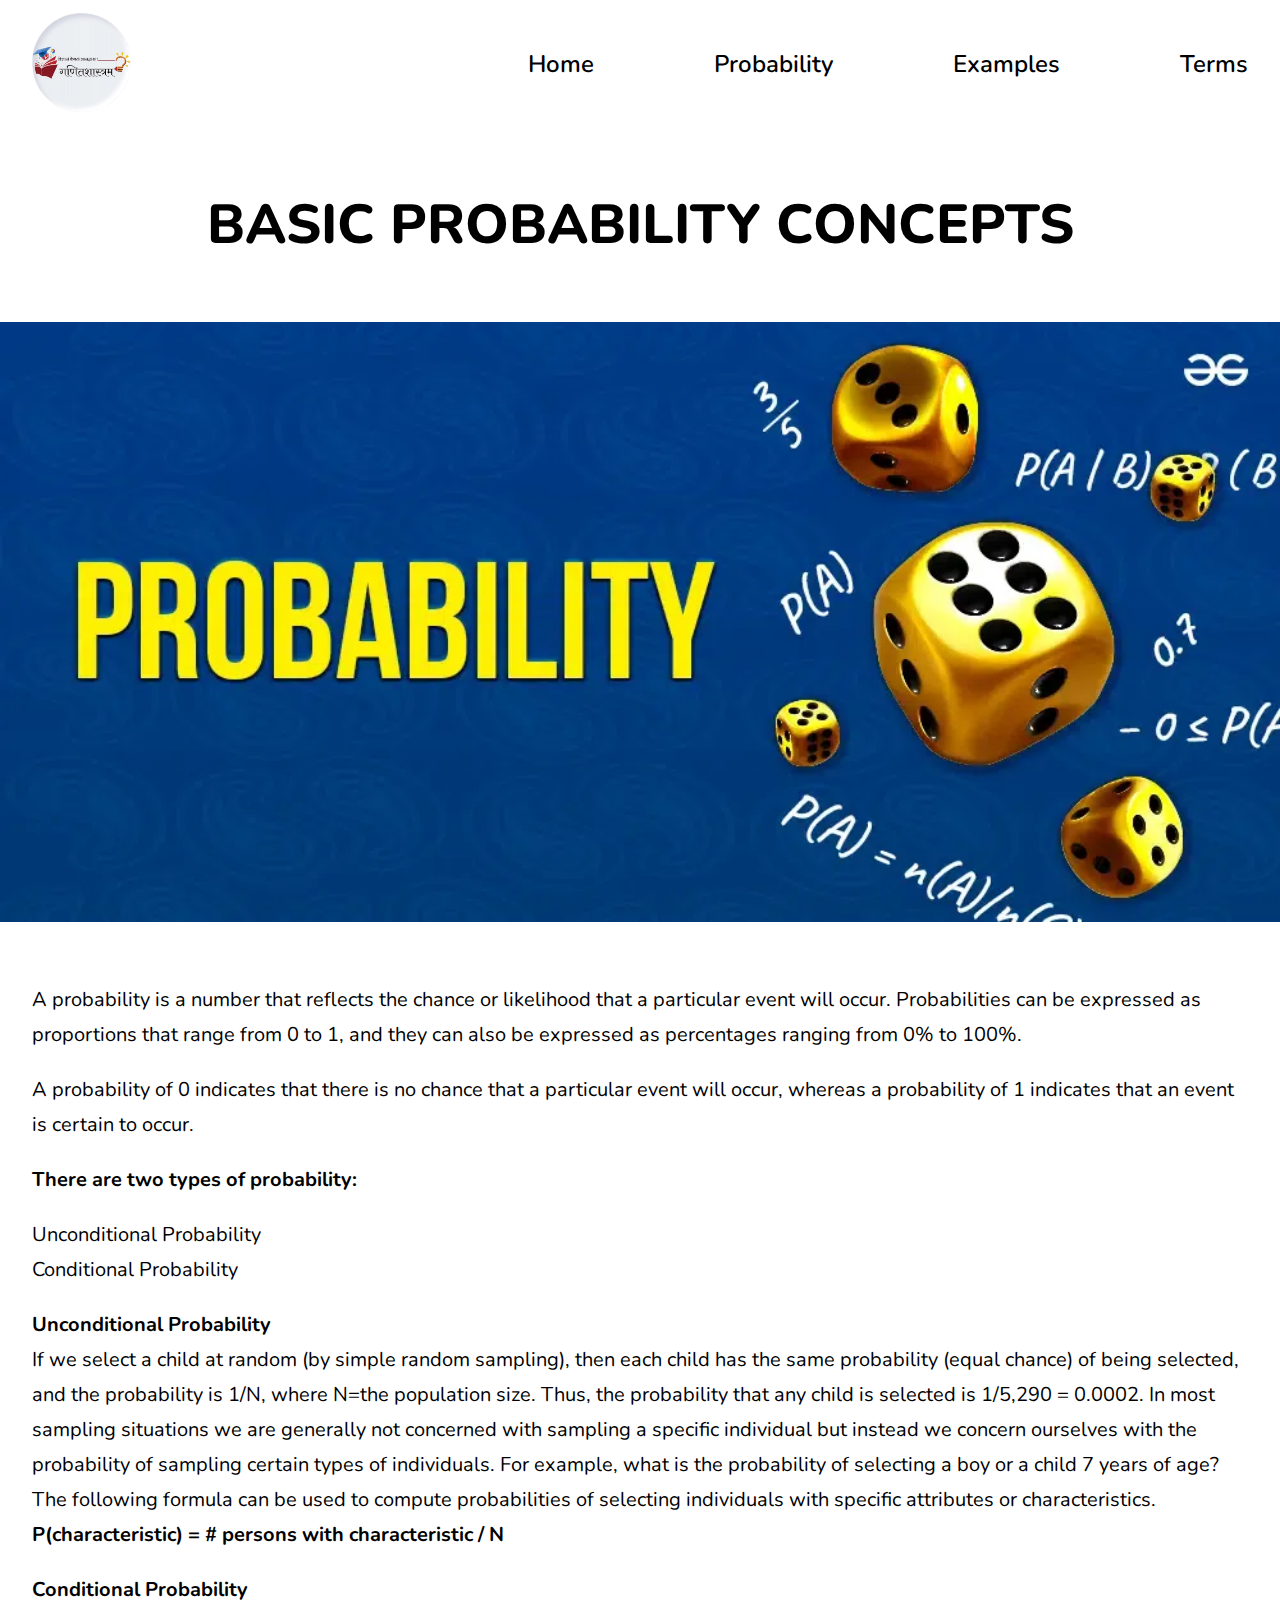
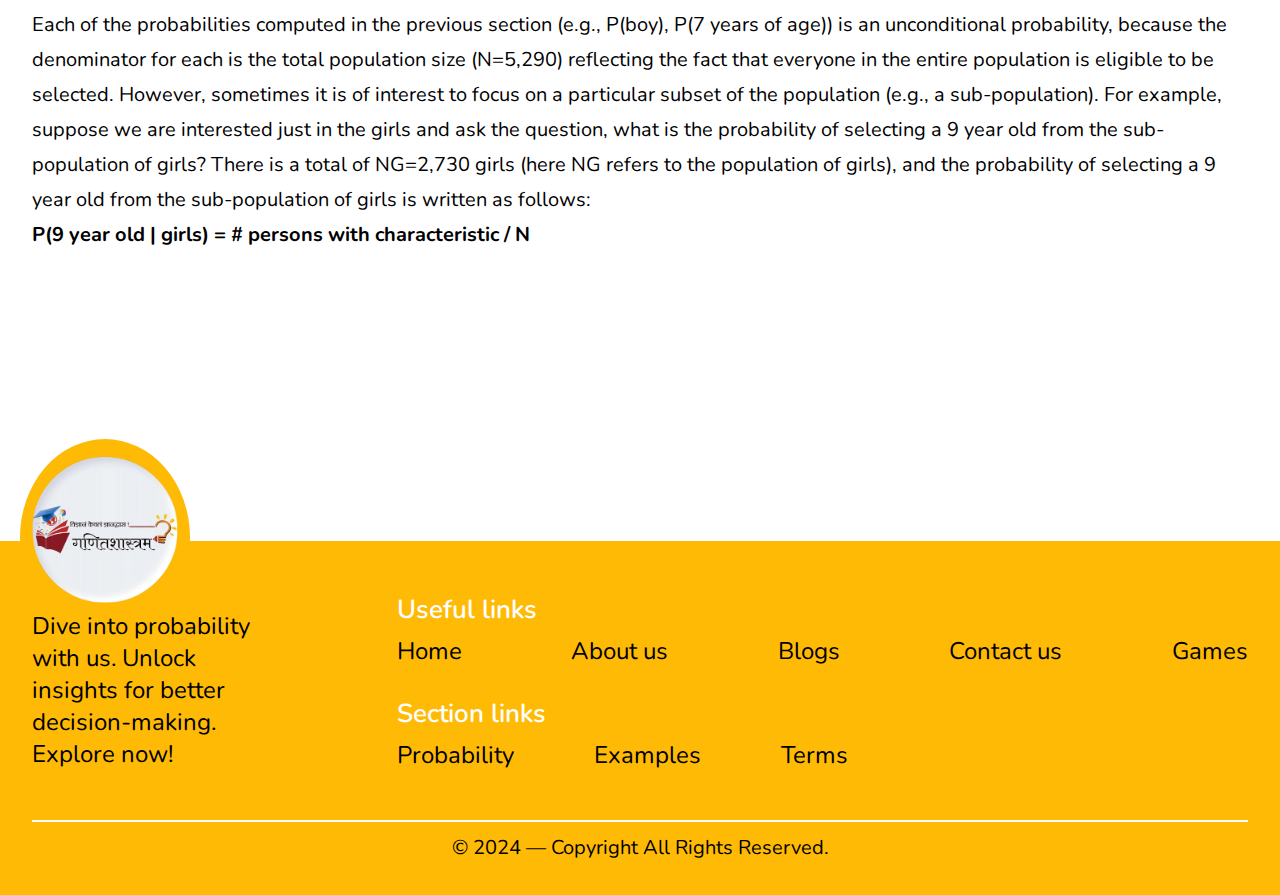
<file: website/blogs/blog_post2.html>
<!DOCTYPE html>
<html lang="en">
<head>
    <meta charset="UTF-8" />
    <meta name="viewport" content="width=device-width, initial-scale=1.0" />
    <title>Probability | Blog-Post-2</title>
    <link rel="stylesheet" href="../assests/css/custom.css">
    <link rel="stylesheet" href="../blogs/blog_post.css">
    <link rel="stylesheet" href="https://cdnjs.cloudflare.com/ajax/libs/font-awesome/6.5.1/css/all.min.css" integrity="sha512-DTOQO9RWCH3ppGqcWaEA1BIZOC6xxalwEsw9c2QQeAIftl+Vegovlnee1c9QX4TctnWMn13TZye+giMm8e2LwA==" crossorigin="anonymous" referrerpolicy="no-referrer" />
    <script src="https://cdnjs.cloudflare.com/ajax/libs/jquery/3.7.1/jquery.min.js" integrity="sha512-v2CJ7UaYy4JwqLDIrZUI/4hqeoQieOmAZNXBeQyjo21dadnwR+8ZaIJVT8EE2iyI61OV8e6M8PP2/4hpQINQ/g==" crossorigin="anonymous" referrerpolicy="no-referrer"></script>
    <script src="https://cdnjs.cloudflare.com/ajax/libs/jquery/3.7.1/jquery.js" integrity="sha512-+k1pnlgt4F1H8L7t3z95o3/KO+o78INEcXTbnoJQ/F2VqDVhWoaiVml/OEHv9HsVgxUaVW+IbiZPUJQfF/YxZw==" crossorigin="anonymous" referrerpolicy="no-referrer"></script>
    <script src="../assests/js/script.js"></script>
</head>
<body>
    <!-- Header -->
    <header id="home">
      <div class="container">
        <div class="row">
          <div class="col-md-12">
            <div class="header_rap">
              <div class="header_logo">
                <img src="../assests/gallery/maths_project.png" alt="Maths logo">
              </div>
              <div class="nav_icons">
                <ul class="nav_items">
                  <li><a href="../index.html">Home</a></li>
                  <li><a href="../index.html">Probability</a></li>
                  <li><a href="#examples">Examples</a></li>
                  <li><a href="#terms">Terms</a></li>
                </ul>
              </div>
            </div>
          </div>
        </div>
      </div>
    </header>
    <!-- Ends Header -->

    <!-- Blog Post -->
    <section class="blog_post section_space">
        <div class="blog_post_title">
            <div class="container">
                <div class="row">
                    <div class="col-md-12 text_center">
                        <h2 class="section_title">BASIC PROBABILITY CONCEPTS</h2>
                    </div>
                </div>
            </div>
        </div>
        <div class="blog_post_image pb60">
            <img src="../assests/gallery/Probability-Blogs.webp" alt="Blog Post 1">
        </div>
        <div class="blog_post_contet">
            <div class="container">
                <div class="row">
                    <div class="col-md-12">
                        <p>A probability is a number that reflects the chance or likelihood that a particular event will occur. Probabilities can be expressed as proportions that range from 0 to 1, and they can also be expressed as percentages ranging from 0% to 100%.</p>
                        <p>A probability of 0 indicates that there is no chance that a particular event will occur, whereas a probability of 1 indicates that an event is certain to occur.</p>
                        <p>
                          <b>There are two types of probability:</b>
                          <ul>
                            <li>Unconditional Probability</li>
                            <li>Conditional Probability</li>
                          </ul>
                        </p>
                        <p>
                            <b>Unconditional Probability</b>
                            <br>
                           If we select a child at random (by simple random sampling), then each child has the same probability (equal chance) of being selected, and the probability is 1/N, where N=the population size. Thus, the probability that any child is selected is 1/5,290 = 0.0002. In most sampling situations we are generally not concerned with sampling a specific individual but instead we concern ourselves with the probability of sampling certain types of individuals. For example, what is the probability of selecting a boy or a child 7 years of age? The following formula can be used to compute probabilities of selecting individuals with specific attributes or characteristics.
                            <br> 
                            <b>P(characteristic) = # persons with characteristic / N</b>
                        </p>
                        <p>
                            <b>Conditional Probability</b>
                            <br>
                            Each of the probabilities computed in the previous section (e.g., P(boy), P(7 years of age)) is an unconditional probability, because the denominator for each is the total population size (N=5,290) reflecting the fact that everyone in the entire population is eligible to be selected. However, sometimes it is of interest to focus on a particular subset of the population (e.g., a sub-population). For example, suppose we are interested just in the girls and ask the question, what is the probability of selecting a 9 year old from the sub-population of girls? There is a total of NG=2,730 girls (here NG refers to the population of girls), and the probability of selecting a 9 year old from the sub-population of girls is written as follows:
                            <br>
                            <b>P(9 year old | girls) = # persons with characteristic / N</b>
                        </p>
                    </div>
                </div>
            </div>
        </div>
    </section>
    <!-- End Blog Post -->

    <!-- Footer -->
    <footer class="mt120">
      <div class="container">
        <div class="row">
          <div class="col-md-12">
            <div class="footer_wrap">
              <div class="footer_left">
                <img src="../assests/gallery/maths_project.png" alt="Maths logo">
                <p class="footer_quote">Dive into probability with us. Unlock insights for better decision-making. Explore now!</p>
              </div>
              <div class="footer_right">
                <div class="useful_links">
                  <h3>Useful links</h3>
                  <ul class="nav_items">
                    <li><a href="../index.html">Home</a></li>
                    <li><a href="../about us.html">About us</a></li>
                    <li><a href="../blog page.html">Blogs</a></li>
                    <li><a href="#">Contact us</a></li>
                    <li><a href="#">Games</a></li>
                  </ul>
                </div>
                <div class="section_links">
                  <h3>Section links</h3>
                  <ul class="nav_items">
                    <li><a href="../index.html">Probability</a></li>
                    <li><a href="../index.html">Examples</a></li>
                    <li><a href="#terms">Terms</a></li>
                  </ul>
                </div>
              </div>
            </div>
          </div>
        </div>
        <div class="row">
          <div class="col-md-12">
            <div class="copyright text_center">
              <p>© 2024 — Copyright All Rights Reserved.</p>
            </div>
          </div>
        </div>
      </div>
    </footer>
    <!-- End Footer -->
</body>
</html>
</file>
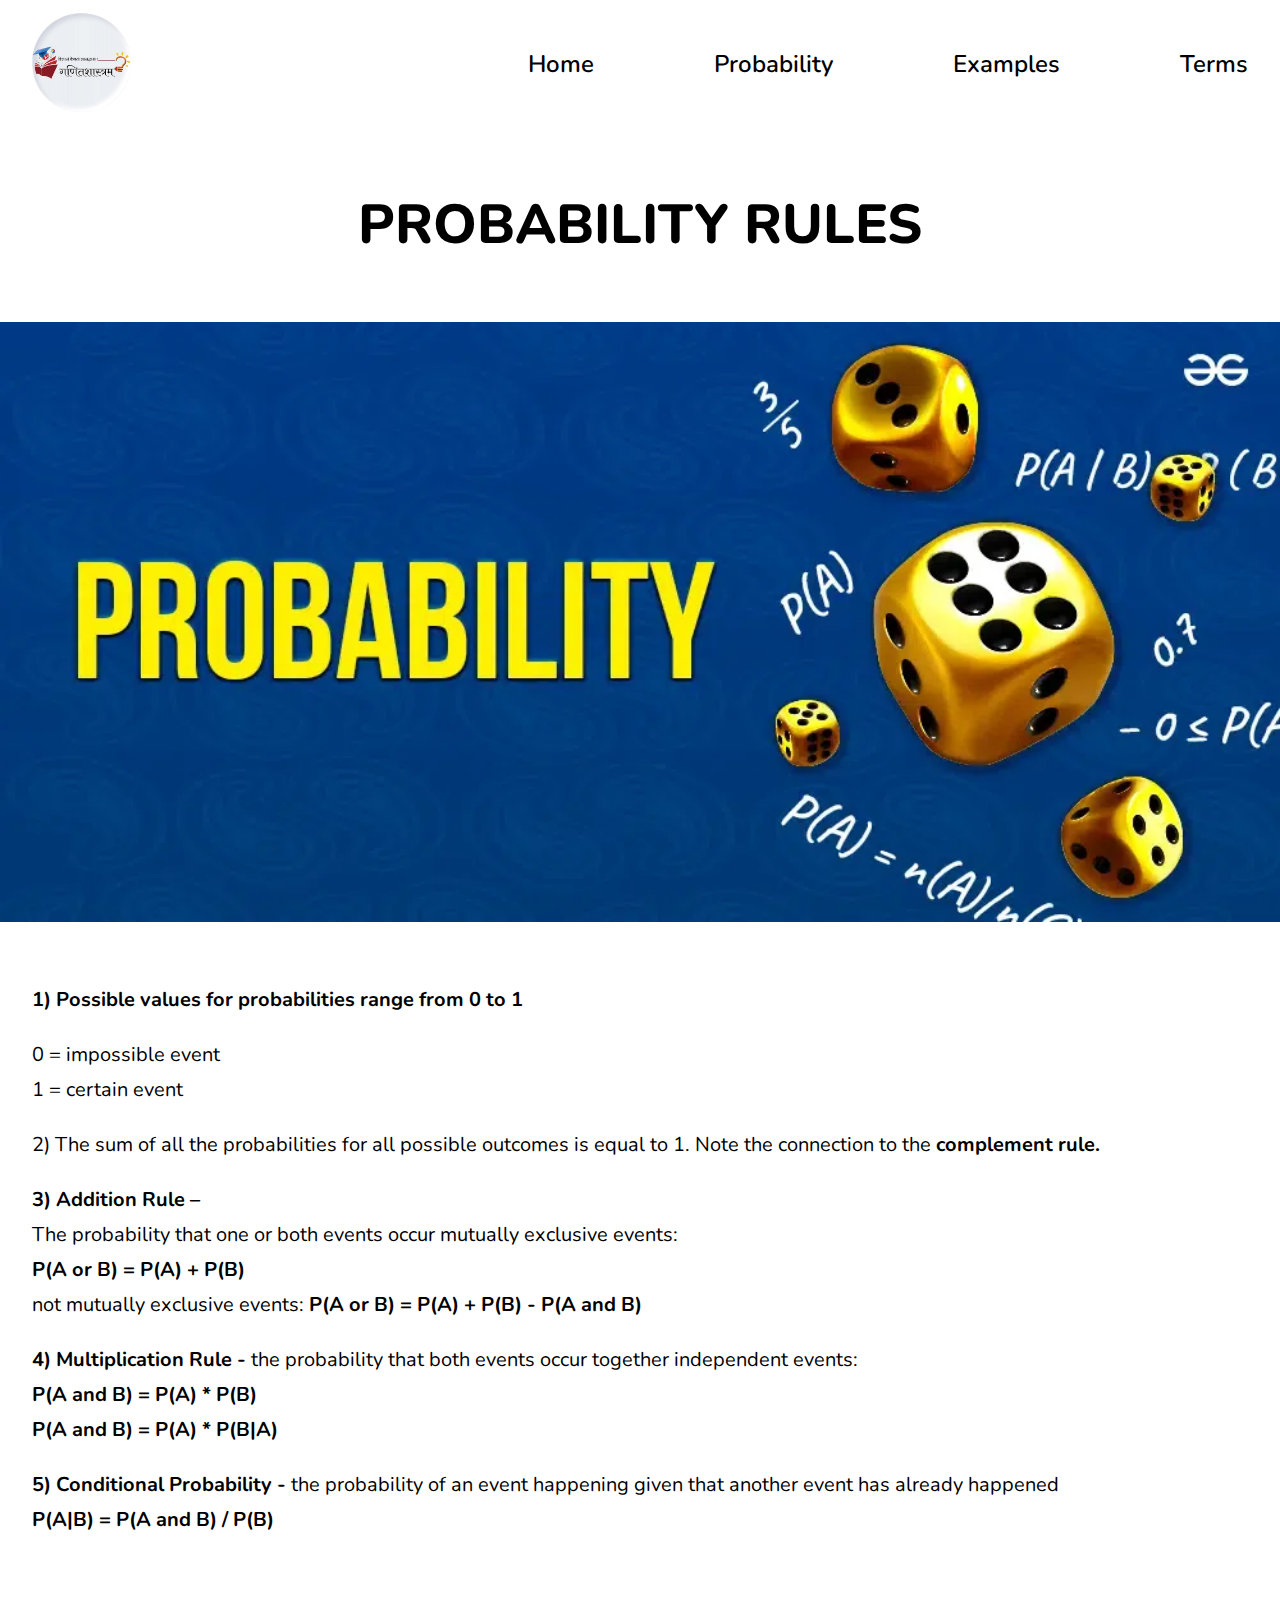
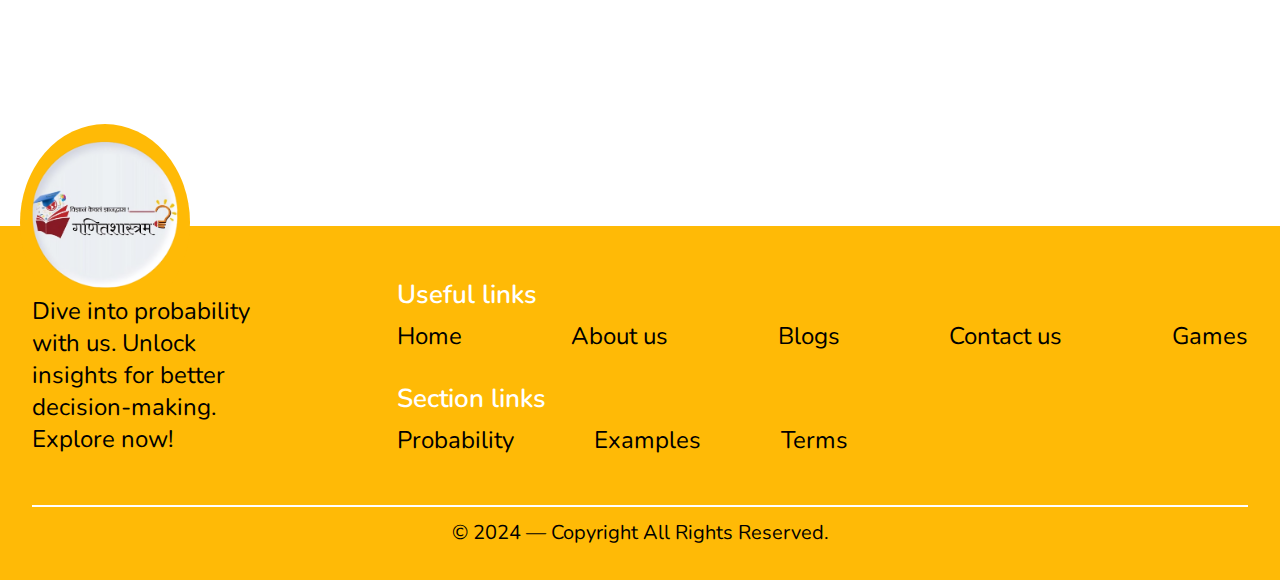
<file: website/blogs/blog_post3.html>
<!DOCTYPE html>
<html lang="en">
<head>
    <meta charset="UTF-8" />
    <meta name="viewport" content="width=device-width, initial-scale=1.0" />
    <title>Probability | Blog-Post-3</title>
    <link rel="stylesheet" href="../assests/css/custom.css">
    <link rel="stylesheet" href="../blogs/blog_post.css">
    <link rel="stylesheet" href="https://cdnjs.cloudflare.com/ajax/libs/font-awesome/6.5.1/css/all.min.css" integrity="sha512-DTOQO9RWCH3ppGqcWaEA1BIZOC6xxalwEsw9c2QQeAIftl+Vegovlnee1c9QX4TctnWMn13TZye+giMm8e2LwA==" crossorigin="anonymous" referrerpolicy="no-referrer" />
    <script src="https://cdnjs.cloudflare.com/ajax/libs/jquery/3.7.1/jquery.min.js" integrity="sha512-v2CJ7UaYy4JwqLDIrZUI/4hqeoQieOmAZNXBeQyjo21dadnwR+8ZaIJVT8EE2iyI61OV8e6M8PP2/4hpQINQ/g==" crossorigin="anonymous" referrerpolicy="no-referrer"></script>
    <script src="https://cdnjs.cloudflare.com/ajax/libs/jquery/3.7.1/jquery.js" integrity="sha512-+k1pnlgt4F1H8L7t3z95o3/KO+o78INEcXTbnoJQ/F2VqDVhWoaiVml/OEHv9HsVgxUaVW+IbiZPUJQfF/YxZw==" crossorigin="anonymous" referrerpolicy="no-referrer"></script>
    <script src="../assests/js/script.js"></script>
</head>
<body>
    <!-- Header -->
    <header id="home">
      <div class="container">
        <div class="row">
          <div class="col-md-12">
            <div class="header_rap">
              <div class="header_logo">
                <img src="../assests/gallery/maths_project.png" alt="Maths logo">
              </div>
              <div class="nav_icons">
                <ul class="nav_items">
                  <li><a href="../index.html">Home</a></li>
                  <li><a href="../index.html">Probability</a></li>
                  <li><a href="#examples">Examples</a></li>
                  <li><a href="#terms">Terms</a></li>
                </ul>
              </div>
            </div>
          </div>
        </div>
      </div>
    </header>
    <!-- Ends Header -->

    <!-- Blog Post -->
    <section class="blog_post section_space">
        <div class="blog_post_title">
            <div class="container">
                <div class="row">
                    <div class="col-md-12 text_center">
                        <h2 class="section_title">PROBABILITY RULES</h2>
                    </div>
                </div>
            </div>
        </div>
        <div class="blog_post_image pb60">
            <img src="../assests/gallery/Probability-Blogs.webp" alt="Blog Post 1">
        </div>
        <div class="blog_post_contet">
            <div class="container">
                <div class="row">
                    <div class="col-md-12">
                        <p>
                          <b>1) Possible values for probabilities range from 0 to 1</b>
                          <ul>
                            <li>0 = impossible event</li>
                            <li>1 = certain event</li>
                          </ul>
                        </p>
                        <p>
                            2) The sum of all the probabilities for all possible outcomes is equal to 1. Note the connection to the <b>complement rule.</b>
                        </p>
                        <p>
                            <b>3) Addition Rule – </b>
                            <br>
                            The probability that one or both events occur mutually exclusive events: 
                            <br>
                            <b>P(A or B) = P(A) + P(B)</b>
                            <br>
                            not mutually exclusive events: 
                            <b>P(A or B) = P(A) + P(B) - P(A and B)</b>
                        </p>
                        <p>
                            <b>4) Multiplication Rule - </b>the probability that both events occur together independent events: 
                            <br>
                            <b>P(A and B) = P(A) * P(B)</b>
                            <br>
                            <b>P(A and B) = P(A) * P(B|A)</b>
                        </p>
                        <p>
                            <b>5) Conditional Probability - </b>the probability of an event happening given that another event has already happened
                            <br>
                            <b>P(A|B) = P(A and B) / P(B)</b>
                        </p>
                    </div>
                </div>
            </div>
        </div>
    </section>
    <!-- End Blog Post -->

    <!-- Footer -->
    <footer class="mt120">
      <div class="container">
        <div class="row">
          <div class="col-md-12">
            <div class="footer_wrap">
              <div class="footer_left">
                <img src="../assests/gallery/maths_project.png" alt="Maths logo">
                <p class="footer_quote">Dive into probability with us. Unlock insights for better decision-making. Explore now!</p>
              </div>
              <div class="footer_right">
                <div class="useful_links">
                  <h3>Useful links</h3>
                  <ul class="nav_items">
                    <li><a href="../index.html">Home</a></li>
                    <li><a href="../about us.html">About us</a></li>
                    <li><a href="../blog page.html">Blogs</a></li>
                    <li><a href="#">Contact us</a></li>
                    <li><a href="#">Games</a></li>
                  </ul>
                </div>
                <div class="section_links">
                  <h3>Section links</h3>
                  <ul class="nav_items">
                    <li><a href="../index.html">Probability</a></li>
                    <li><a href="../index.html">Examples</a></li>
                    <li><a href="#terms">Terms</a></li>
                  </ul>
                </div>
              </div>
            </div>
          </div>
        </div>
        <div class="row">
          <div class="col-md-12">
            <div class="copyright text_center">
              <p>© 2024 — Copyright All Rights Reserved.</p>
            </div>
          </div>
        </div>
      </div>
    </footer>
    <!-- End Footer -->
</body>
</html>
</file>
<file: assests/css/custom.css>
@charset "utf-8";
/* ========= font-family ========= */
@import url('https://fonts.googleapis.com/css2?family=Nunito:wght@400;700&display=swap');
/* ================ */

/*================================= Structural =================================*/
:root{--text-color: #ffffff;--bg-color: #000000;--red-color: #FF5141; --border-color: #333333;}
*, :after, :before{-webkit-box-sizing: border-box;box-sizing: border-box}
.row{display: -webkit-box;display: -ms-flexbox;display: flex;-ms-flex-wrap: wrap;flex-wrap: wrap;margin-right: -15px;margin-left: -15px}
.col-md-1{-webkit-box-flex: 0;-ms-flex: 0 0 8.333333%;flex: 0 0 8.333333%;max-width: 8.333333%}
.col-md-2{-webkit-box-flex: 0;-ms-flex: 0 0 16.666667%;flex: 0 0 16.666667%;max-width: 16.666667%}
.col-md-3{-webkit-box-flex: 0;-ms-flex: 0 0 25%;flex: 0 0 25%;max-width: 25%}
.col-md-4{-webkit-box-flex: 0;-ms-flex: 0 0 33.333333%;flex: 0 0 33.333333%;max-width: 33.333333%}
.col-md-5{-webkit-box-flex: 0;-ms-flex: 0 0 41.666667%;flex: 0 0 41.666667%;max-width: 41.666667%}
.col-md-6{-webkit-box-flex: 0;-ms-flex: 0 0 50%;flex: 0 0 50%;max-width: 50%}
.col-md-7{-webkit-box-flex: 0;-ms-flex: 0 0 58.333333%;flex: 0 0 58.333333%;max-width: 58.333333%}
.col-md-8{-webkit-box-flex: 0;-ms-flex: 0 0 66.666667%;flex: 0 0 66.666667%;max-width: 66.666667%}
.col-md-9{-webkit-box-flex: 0;-ms-flex: 0 0 75%;flex: 0 0 75%;max-width: 75%}
.col-md-10{-webkit-box-flex: 0;-ms-flex: 0 0 83.333333%;flex: 0 0 83.333333%;max-width: 83.333333%}
.col-md-11{-webkit-box-flex: 0;-ms-flex: 0 0 91.666667%;flex: 0 0 91.666667%;max-width: 91.666667%} 
.col-md-12{-webkit-box-flex: 0;-ms-flex: 0 0 100%;flex: 0 0 100%;max-width: 100%}
.col-md-1, .col-md-2, .col-md-3, .col-md-4, .col-md-5, .col-md-6, .col-md-7, .col-md-8, .col-md-9, .col-md-10, .col-md-11, .col-md-12{padding: 0 15px} 
/*================================= End Structural =================================*/
* {-webkit-box-sizing: border-box;-moz-box-sizing: border-box;box-sizing: border-box;}
html,body,div,span,object,iframe,h1,h2,h3,h4,h5,h6,p,blockquote,pre,abbr,address,cite,code,del,dfn,em,img,ins,kbd,q,samp,small,strong,sub,sup,var,b,i,dl,dt,dd,ol,ul,li,fieldset,form,label,legend,table,caption,tbody,tfoot,thead,tr,th,td,article,aside,canvas,details,figcaption,figure,footer,header,hgroup,menu,nav,section,summary,time,mark,audio,video{margin:0;padding:0;border:0;outline:0;font-size:100%;vertical-align:baseline;background:transparent}
body {line-height: 0; font-family:nunito;}
body, select, input, div {color: #000;font-size: 14px;}
img {border: none;max-width: 100%;}
html{scroll-behavior: smooth;scroll-padding-top: 80px;}
.group:after {content: "";display: table;clear: both;}
a, a:focus {outline: none;color: #000;text-decoration: none;transition: 0.5s all ease-in-out;}
a:hover {-webkit-transition: background 0.4s ease-in-out;-moz-transition: background 0.4s ease-in-out;-ms-transition: background 0.4s ease-in-out;-o-transition: background 0.4s ease-in-out;transition: background 0.4s ease-in-out;outline: none;text-decoration: underline;transition: 0.4s all ease-in-out;}
a:hover, a:focus {text-decoration: none;}
.clear {clear: both;height: auto;}
hr.space {margin-top: 20px;margin-bottom: 20px;}
ol li ul, ol li ol {margin-bottom: 0;margin-left: 1.25em;}
ul li ul, ul li ol {margin-bottom: 0;margin-left: 1.25em;}
nav ul{list-style:none}
blockquote,q{quotes:none}
:hover{transition:all 0.5s ease 0s}
ul{list-style:none; margin:0; padding:0;}
li{list-style:none;}
label {font-size: 24px; line-height: 30px;font-weight: 600;padding: 15px 0px;display: block;}
input[type="submit"] {border: none;outline: none;width: 100%;}
input[type="submit"]:hover, input[type="submit"]:focus {outline: none;}
input[type="submit"] {font-size: 24px;line-height: 30px;font-weight: 400;text-transform: capitalize;background: #E91D2C;color: #fff;border-radius: 15px;height: 100%;width: 100%;text-align: center;padding: 15px 50px;transition: 0.5s All ease-in-out;}
input[type="submit"]:hover {border-color: #152E53;background: #152E53;transition: 0.5s all ease-in-out;}
input[type=text], input[type=email], input[type=tel], select, textarea {background: transparent;border-radius: 20px;border: 1px solid #B0BECC;display: block;width: 100%;outline: none;font-size: 20px;font-weight: 400;line-height: 32px;height: 65px;padding: 0px 20px;margin-bottom: 10px;}
.nice-select {background: transparent !important;border-radius: 20px !important;border: 1px solid #B0BECC !important;display: block !important;width: 100% !important;outline: none !important;font-size: 20px !important;font-weight: 400 !important;line-height: 32px !important;height: 65px !important;padding: 15px 20px !important;margin-bottom: 10px !important;}
.nice-select:after {border-bottom: 2px solid #000 !important;border-right: 2px solid #000 !important;height: 12px !important;margin-top: -8px !important;right: 22px !important;width: 12px !important;}
.nice-select .list {width: 100%;border-radius: 20px !important;margin-top: 8px !important;padding: 10px 0 !important;}
input[type=text]::placeholder, input[type=email]::placeholder, input[type=tel]::placeholder, select::placeholder, textarea::placeholder {color: #152E534D;}
textarea {padding-top: 15px;height: inherit;}
#fname-error, #tel-error, #email-error, #company-error {font-size: 16px;line-height: 22px;font-weight: 400;padding: 5px 0 0;color: red;}
#section_home {background: #fff;overflow: hidden;}
i, svg {color: #000;}
/* ========= Container Size ========= */
.wide_container {max-width: 1650px;width: 95%;padding-right: 15px;padding-left: 15px;margin: 0px auto;}
.container {max-width:1440px;width: 95%;margin: 0px auto;}
.small_container {max-width: 1350px;width: 90%;margin: 0px auto;}
.pre_footer .small_container {max-width: 1150px;}
/* ========= End Container Size ========= */

/* ========= Background Color ========= */
.bg_blue {background: #152E53;}
.bg_light_blue {background: #DFEBF1;}
.bg_red {background: #E91D2C;}
/* ========= End Background Color ========= */

/* ========= Text Color ========= */
.white_text a, .white_text p, .white_text, .wh_color, .aspire_btn.wh_color {color: #fff;}
.black_text a, .black_text p, .black_text {color: #000;}
.blue_text a, .blue_text p, .blue_text {color: #152E53;}
.gradient_text {font-size: 20px;line-height: 28px;font-weight: 700;display: inline-block;padding-right: 30px; position: relative;background: linear-gradient(90deg, #00B4DC 0%, #8C50FF 100%);-webkit-background-clip: text;-webkit-text-fill-color: transparent;}
.gradient_text:after{content: '\f061';position: absolute;font-family: 'FontAwesome';top: 0;right: 0px;z-index: 1;background: linear-gradient(90deg, #00B4DC 0%, #8C50FF 100%);-webkit-background-clip: text;-webkit-text-fill-color: transparent;}
/* ========= End Text Color  ========= */

/* ========= Flex css ========= */
.dis_flex {display: flex;}
.dis_wrap {display: flex; flex-wrap: wrap;}
.dis_center {display: flex;align-items: center;}
.dis_none {display: none;}
.flex_end {justify-content: flex-end;}
.flex_start {justify-content: flex-start;}
.flex_between {justify-content: space-between;}
.flex_center {justify-content: center;}
.flex_wrap{display: flex;align-items: center;justify-content: space-between;flex-wrap: wrap;}
.align_end {align-items: flex-end;}
.align_start {align-items: flex-start;}
.align_center {align-items: center;}
.text_center {text-align: center;}
.text_right, .right_image {text-align: right;}
.text_left, .left_image {text-align: left;}
.con_center {text-align: center;margin: 0 auto;line-height: 0;}
/* ========= End Flex css ========= */

/* ========= Spacing Styles  ========= */
.section_space{padding: 60px 0px;}
.empty_for_space{height: 0px;width: 10px;}
/* Padding Top */
.pt10 {padding-top: 10px;}
.pt20 {padding-top: 20px;}
.pt30 {padding-top: 30px;}
.pt40 {padding-top: 40px;}
.pt50 {padding-top: 50px;}
.pt60 {padding-top: 60px;}
.pt100 {padding-top: 100px;}
/*==Ends */
/* Padding Bottom */
.pb10 {padding-bottom: 10px;}
.pb20 {padding-bottom: 20px;}
.pb30 {padding-bottom: 30px;}
.pb40 {padding-bottom: 40px;}
.pb50 {padding-bottom: 50px;}
.pb60 {padding-bottom: 60px;}
.pb90 {padding-bottom: 90px;}
.pb100 {padding-bottom: 100px;}
/*==Ends */
/* Padding Left */
.pl10 {padding-left: 10px;}
.pl20 {padding-left: 20px;}
.pl30 {padding-left: 30px;}
/*==Ends */
/* Padding Right */
.pr10 {padding-right: 10px;}
.pr20 {padding-right: 20px;}
.pr30 {padding-right: 30px;}
/*==Ends */
/* Margin Top */
.mt10 {margin-top: 10px;}
.mt20 {margin-top: 20px;}
.mt30 {margin-top: 30px;}
.mt40 {margin-top: 40px;}
.mt50 {margin-top: 50px;}
.mt60 {margin-top: 60px;}
.mt100 {margin-top: 100px;}
/*==Ends */
/* Margin Bottom */
.mb10 {margin-bottom: 10px;}
.mb20 {margin-bottom: 20px;}
.mb30 {margin-bottom: 30px;}
.mb40 {margin-bottom: 40px;}
.mb50 {margin-bottom: 50px;}
.mb60 {margin-bottom: 60px;}
.mb100 {margin-bottom: 100px;}
/*==Ends */
/* Margin Left */
.ml10 {margin-left: 10px;}
.ml20 {margin-left: 20px;}
.ml30 {margin-left: 30px;}
/*==Ends */
/* Margin Right */
.mr10 {margin-right: 10px;}
.mr20 {margin-right: 20px;}
.mr30 {margin-right: 30px;}
/*==Ends */
/* ========= End Spacing Styles  ========= */

/* ========= Text Styles  ========= */
h1 {font-size: 20px;line-height: 24px;font-weight: 400;}
h2{font-size: 50px;font-weight: 400;line-height: 62px;padding-bottom: 15px;}
h3 {font-weight: bold;font-size: 36px;line-height: 45px;color: #000;padding-bottom: 15px;}
h4 {font-weight: bold;font-size: 20px;line-height: 20px;padding-bottom: 20px}
h5 {font-weight: 800;font-size: 18px;line-height: 24px;text-transform: capitalize}
p{font-size:20px; color:#000;line-height: 35px;}

.section_title {font-size: 55px;line-height: 75px;font-weight: 800;padding-bottom: 60px;}
.h6_cls , span.h6_cls {font-size: 24px;line-height: 32px;font-weight: 700;color: #fff;}
/* ========= End Text Styles  ========= */

/* ========= Scrollbar ========= */
/* ========= End Scrollbar ========= */

/* ========= Button Styles ========= */
.blue_btn{font-size: 20px;line-height: 28px;font-weight: 700;color: #00B4DC;position: relative;padding-right: 25px;}
.blue_btn:after{content: '\f061';position: absolute; font-family: 'FontAwesome';top: 0;right: 0;}
.betech_btn{font-size: 18px;line-height: 24px;font-weight: 600;display: inline-block;padding: 19px 36px;margin: 0 auto;border: 1px solid transparent; border-radius: 30px; color: #fff;background: linear-gradient(135deg, #00B4DC 0%, #8C50FF 100%);transition: 0.5s all ease-in-out;display: inline-block;}
.betech_btn:hover{background: transparent;color: #000;border-color: #000;}
/* ========= End Button Styles ========= */

/* ========= Slider ========= */
.owl-dots {position: relative;}
.owl-dots {display: flex;align-items: center;padding: 10px 0;}
.owl-dots button.owl-dot {position: relative;width: 28px;height: 15px;transition: 0.5s all ease-in-out;}
.owl-dots .owl-dot span:after {content: '';position: absolute;background: transparent;width: 15px;height: 15px;top: 50%;transform: translateY(-50%);border-radius: 15px;left: 0;right: 0;margin: 0 auto;border: 1px solid #152E53;transition: 0.5s all ease-in-out;}
.owl-dots .owl-dot.active span:after {background: #152E53;width: 27px;transition: 0.5s all ease-in-out;}
/* ========= End Slider ========= */

/* ========= Table css ========= */
.table_data {padding: 10px 0 20px;overflow-x: auto;}
.table_data table {width: 100%;clip-path: border-box;border-radius: 10px;}
.table_data table tbody tr:first-child {border-radius: 20px;}
.table_data table tbody tr:nth-child(odd) td {background: #DFEBF1;}
.table_data table tbody tr td {font-size: 24px;line-height: 34px;font-weight: 500;color: #000;padding: 15px 30px;background: #fff;}
.table_data table tbody tr th {font-size: 26px;line-height: 35px;font-weight: 600;color: #fff;letter-spacing: 0.5px;background: #152E53;padding: 15px 30px;}
.table_data table tbody ul li {font-size: 24px;line-height: 45px;font-weight: 500;color: #000;padding-left: 15px;padding-left: 30px;position: relative;}
.table_data table tbody ul li:before {content: '';position: absolute;background: #000;width: 6px;height: 6px;border-radius: 50%;left: 0;top: 50%;transform: translateY(-50%);}
.table_data table tbody ul li a {color: #E91D2C;}
/* ========= End Table css ========= */

/* ========= ul li Design, ol li Design ========= */
ul.check_list, .check_list {padding-top: 30px;}
ul.check_list .check_element, .check_list .check_element {font-size: 20px;line-height: 30px;font-weight: 400;padding-bottom: 20px;padding-left: 30px;position: relative;}
ul.check_list .check_element:before, .check_list .check_element:before {content: '\f00c';font-family: 'FontAwesome';position: absolute;top: 0px;left: 0px;}
ul.check_list .check_element:last-child, .check_list .check_element:last-child {padding-bottom: 0px;}
/* ========= End ul li Design, ol li Design ========= */

/*================================= Header =================================*/
header {padding: 10px 0px;}
.sticky header {position: fixed;box-shadow: 0px 13px 38.64px 3.36px rgba(138, 138, 144, 0.12);width: 100%;background: #fff;top: 0%;z-index: 999;}
header .header_rap {display: flex;align-items: center;}
header .header_rap .header_logo img {width: 100%;max-width: 20%;}
header .header_rap .nav_icons ul.nav_items {display: flex;justify-content: space-between;}
header .header_rap .nav_icons ul.nav_items li {padding: 0px 60px;}
header .header_rap .nav_icons ul.nav_items li a{font-size: 24px;line-height: 32px;font-weight: 600;display: inline-block;}
header .header_rap .nav_icons ul.nav_items li:hover a {color: red;}
header .header_rap .nav_icons ul.nav_items li:first-child {padding-left: 0px;}
header .header_rap .nav_icons ul.nav_items li:last-child {padding-right: 0px;}
/*================================= Footer =================================*/

/*================================= Banner =================================*/
.sticky .banner {position: relative;top: 200px;}
.banner .banner_wrap p.yellow_text {font-size: 30px;line-height: 35px;font-weight: 800;background: #ffba06;color: #fff;padding: 10px 20px;border-radius: 30px;max-width: max-content;width: 100%;margin-bottom: 20px;}
.banner .banner_wrap h2 {font-size: 200px;line-height: 210px;font-weight: 800;text-transform: uppercase;background: linear-gradient(90deg, #ff0000 0%, #ffce00 100%);-webkit-background-clip: text;-webkit-text-fill-color: transparent;}
.banner .banner_wrap p.banner_txt {font-size: 24px;line-height: 30px;font-weight: 600;background: #ff4c1e;color: #fff;max-width: fit-content;padding: 15px 30px;text-transform: capitalize;border-radius: 12px;margin-top: 20px;}
.banner .banner_wrap .guided_by {margin-top: 60px;padding: 25px 50px;background: cornflowerblue;border-radius: 30px;}
.banner .banner_wrap .guided_by p, .banner .banner_wrap .guided_by h3 {color: #fff;}
.banner .banner_wrap .guided_by p {font-size: 40px;line-height: 60px;font-weight: 700;}
.banner .banner_wrap .guided_by h3 {font-size: 70px;line-height: 100px;padding-bottom: 0px;}
/*================================= Ends Banner =================================*/ 

/*================================= Image With Text =================================*/
.img_text .text_wrap .text_des {display: flex;margin-bottom: 30px;}
.img_text .text_wrap .text_des i {font-size: 30px;}
.img_text .text_wrap .text_des p {font-size: 26px;line-height: 36px;font-weight: 400;margin-left: 15px;}
.img_text .text_wrap .text_des.blue_bg {background: #6495ec;padding: 10px 20px;border-radius: 20px;}
.img_text .text_wrap .text_des.blue_bg p {margin-left: 0;color: #fff;text-align: center;text-transform: capitalize;}
.img_text .text_wrap .text_des.blue_bg i {display: none;}
/*================================= Ends Image With Text =================================*/ 



/*================================= Basic Examples =================================*/
#blog-txt,#code-txt,#project-txt,#about-txt{display: none;}
.basic_examples .examples_wrap {display: flex;flex-wrap: wrap;box-shadow: 0px 13px 38.64px 3.36px rgba(138, 138, 144, 0.12);padding: 45px 30px;border-radius: 20px;}
.basic_examples .examples_wrap .tabs {display: flex;flex-direction: column;max-width: 30%;flex: 0 0 30%;}
.basic_examples .examples_wrap .tabs label {border-radius: 5px;max-width: 90%;width: 100%;padding: 10px 15px;cursor: pointer;margin-bottom: 10px;}
.basic_examples .examples_wrap .tabs input{display: none;}
.basic_examples .examples_wrap .tabs label div {font-size: 30px;line-height: 40px;font-weight: 600;}
.basic_examples .examples_wrap .tabs label.active{background-color: #6495ec;}
.basic_examples .examples_wrap .tabs label.active div, .basic_examples .examples_wrap .tabs label.active i{color: #fff;}
.basic_examples .examples_wrap .text{grid-column: span 3;}
.basic_examples .examples_wrap .text .txt-head {font-weight: 600;font-size: 28px;line-height: 42px;padding-bottom: 16px;}
.basic_examples .examples_wrap .text p.text_ans {font-size: 26px;line-height: 36px;font-weight: 400;}
.basic_examples .examples_wrap .text .bottle_wrap .bottle_item i {font-size: 30px;}
.basic_examples .examples_wrap .text .bottle_wrap .bottle_item i.blue {color: #6495ec;}
.basic_examples .examples_wrap .text .bottle_wrap .bottle_item i.red {color: #ff0c01;}
.basic_examples .examples_wrap .text .bottle_wrap .bottle_item i.green {color: darkseagreen;}
.basic_examples .examples_wrap .text .bottle_wrap .bottle_item i.orange {color: #ff4b1e;}
.basic_examples .examples_wrap .text .bottle_wrap {padding: 10px 0px;}
.basic_examples .examples_wrap .text .bottle_wrap .bottle_item {display: flex;margin-bottom: 20px;}
.basic_examples .examples_wrap .text {max-width: 70%;flex: 0 0 70%;}
.basic_examples .examples_wrap .text .bottle_wrap .bottle_item p{font-size: 26px;line-height: 36px;font-weight: 400;margin-left: 20px;}
.basic_examples .examples_wrap .text .qa_wrap {padding-bottom: 20px;}
/*================================= Ends Basic Examples =================================*/ 

/*================================= Terms and Definition =================================*/
.accordion_sec .accordion_wrapper .panel {padding: 0 18px;background-color: #fff;max-height: 0;overflow: hidden;}
.accordion_sec .accordion_wrapper .accordion_item {background-color: #eee;color: #444;cursor: pointer;padding: 18px;width: 100%;border: none;text-align: left;outline: none;font-size: 24px;line-height: 30px; transition: 0.5s all ease-in-out;border-bottom: 1px solid #ccc;}
.accordion_sec .accordion_wrapper .accordion_item:last-of-type {border-bottom: 0;}
.accordion_sec .accordion_wrapper .accordion_item:hover {background-color: #ccc;}
.accordion_sec .accordion_wrapper .accordion_item:after {content: "\002B";color: #777;font-weight: 700;float: right;margin-left: 5px;}
.accordion_sec .accordion_wrapper .accordion_item.active:after {content: "\2212";}
.accordion_sec .accordion_wrapper .accordion_item ~ .panel p {font-size: 25px;line-height: 35px;font-weight: 400;padding-bottom: 10px;}
.accordion_sec .accordion_wrapper .accordion_item ~ .panel p.example, .accordion_sec .accordion_wrapper .accordion_item ~ .panel p.for_panel_wrap {font-size: 22px;line-height: 32px;font-weight: 600;padding-bottom: 0px;}
.accordion_sec .accordion_wrapper .accordion_item ~ .panel p.for_panel_wrap ~ .panel_wrap {margin-left: 15px;}
.accordion_sec .accordion_wrapper .accordion_item ~ .panel .panel_wrap .panel_item {font-size: 20px;line-height: 30px;font-weight: 400;padding-bottom: 5px;}
.accordion_sec .accordion_wrapper .accordion_item ~ .panel p:first-child {padding-top: 10px;}
.accordion_sec .accordion_wrapper .accordion_item ~ .panel .panel_wrap .panel_item:last-child {padding-bottom: 10px;}
/*================================= Ends Terms and Definition =================================*/ 

/*================================= Footer =================================*/
footer {position: relative;}
footer:before {content: "";position: absolute;background: #ffba06;height: 80%;width: 100%;z-index: -1;top: 20%;}
footer .copyright {padding: 60px 0px 30px;}
footer .copyright p {position: relative;}
footer .copyright p:before {content: "";position: absolute;background: #fff;height: 2px;width: 100%;left: 0;top: -10px;}
footer .footer_wrap {display: flex;flex-wrap: wrap;justify-content: space-between;align-items: end;}
footer .footer_wrap .footer_left {max-width: 20%;flex: 0 0 20%; position: relative;}
footer .footer_wrap .footer_left:before {content: "";position: absolute;background: #ffba06;height: 62%;width: 70%;top: -4%;border-radius: 50%;z-index: -1;left: -5%;}
footer .footer_wrap .footer_left img {max-width: 60%;width: 100%;}
footer .footer_wrap .footer_right {max-width: 70%;flex: 0 0 70%;}
footer .footer_wrap .footer_right .nav_items li a {font-size: 30px;line-height: 50px;}
footer .footer_wrap .footer_left p.footer_quote {font-size: 24px;line-height: 32px;font-weight: 400;}
footer .footer_wrap .footer_right .section_links .nav_items {display: flex;}
footer .footer_wrap .footer_right .section_links .nav_items li {padding-right: 80px;}
footer .footer_wrap .footer_right .nav_items li a {font-size: 24px;line-height: 30px;}
footer .footer_wrap .footer_right .useful_links {margin-bottom: 30px;}
footer .footer_wrap .footer_right .section_links h3, footer .footer_wrap .footer_right .useful_links h3 {font-size: 26px;line-height: 36px;font-weight: 600;padding-bottom: 8px;color: #fff;}
footer .footer_wrap .footer_right .useful_links .nav_items {display: flex;justify-content: space-between;}
/*================================= Ends Footer =================================*/
</file>
<file: website/assests/css/custom.css>
@charset "utf-8";
/* ========= font-family ========= */
@import url('https://fonts.googleapis.com/css2?family=Nunito:wght@400;700&display=swap');
/* ================ */

/*================================= Structural =================================*/
:root{--text-color: #ffffff;--bg-color: #000000;--red-color: #FF5141; --border-color: #333333;}
*, :after, :before{-webkit-box-sizing: border-box;box-sizing: border-box}
.row{display: -webkit-box;display: -ms-flexbox;display: flex;-ms-flex-wrap: wrap;flex-wrap: wrap;margin-right: -15px;margin-left: -15px}
.col-md-1{-webkit-box-flex: 0;-ms-flex: 0 0 8.333333%;flex: 0 0 8.333333%;max-width: 8.333333%}
.col-md-2{-webkit-box-flex: 0;-ms-flex: 0 0 16.666667%;flex: 0 0 16.666667%;max-width: 16.666667%}
.col-md-3{-webkit-box-flex: 0;-ms-flex: 0 0 25%;flex: 0 0 25%;max-width: 25%}
.col-md-4{-webkit-box-flex: 0;-ms-flex: 0 0 33.333333%;flex: 0 0 33.333333%;max-width: 33.333333%}
.col-md-5{-webkit-box-flex: 0;-ms-flex: 0 0 41.666667%;flex: 0 0 41.666667%;max-width: 41.666667%}
.col-md-6{-webkit-box-flex: 0;-ms-flex: 0 0 50%;flex: 0 0 50%;max-width: 50%}
.col-md-7{-webkit-box-flex: 0;-ms-flex: 0 0 58.333333%;flex: 0 0 58.333333%;max-width: 58.333333%}
.col-md-8{-webkit-box-flex: 0;-ms-flex: 0 0 66.666667%;flex: 0 0 66.666667%;max-width: 66.666667%}
.col-md-9{-webkit-box-flex: 0;-ms-flex: 0 0 75%;flex: 0 0 75%;max-width: 75%}
.col-md-10{-webkit-box-flex: 0;-ms-flex: 0 0 83.333333%;flex: 0 0 83.333333%;max-width: 83.333333%}
.col-md-11{-webkit-box-flex: 0;-ms-flex: 0 0 91.666667%;flex: 0 0 91.666667%;max-width: 91.666667%} 
.col-md-12{-webkit-box-flex: 0;-ms-flex: 0 0 100%;flex: 0 0 100%;max-width: 100%}
.col-md-1, .col-md-2, .col-md-3, .col-md-4, .col-md-5, .col-md-6, .col-md-7, .col-md-8, .col-md-9, .col-md-10, .col-md-11, .col-md-12{padding: 0 15px} 
/*================================= End Structural =================================*/
* {-webkit-box-sizing: border-box;-moz-box-sizing: border-box;box-sizing: border-box;}
html,body,div,span,object,iframe,h1,h2,h3,h4,h5,h6,p,blockquote,pre,abbr,address,cite,code,del,dfn,em,img,ins,kbd,q,samp,small,strong,sub,sup,var,b,i,dl,dt,dd,ol,ul,li,fieldset,form,label,legend,table,caption,tbody,tfoot,thead,tr,th,td,article,aside,canvas,details,figcaption,figure,footer,header,hgroup,menu,nav,section,summary,time,mark,audio,video{margin:0;padding:0;border:0;outline:0;font-size:100%;vertical-align:baseline;background:transparent}
body {line-height: 0; font-family:nunito;}
body, select, input, div {color: #000;font-size: 14px;}
img {border: none;max-width: 100%;}
html{scroll-behavior: smooth;scroll-padding-top: 80px;}
.group:after {content: "";display: table;clear: both;}
a, a:focus {outline: none;color: #000;text-decoration: none;transition: 0.5s all ease-in-out;}
a:hover {-webkit-transition: background 0.4s ease-in-out;-moz-transition: background 0.4s ease-in-out;-ms-transition: background 0.4s ease-in-out;-o-transition: background 0.4s ease-in-out;transition: background 0.4s ease-in-out;outline: none;text-decoration: underline;transition: 0.4s all ease-in-out;}
a:hover, a:focus {text-decoration: none;}
.clear {clear: both;height: auto;}
hr.space {margin-top: 20px;margin-bottom: 20px;}
ol li ul, ol li ol {margin-bottom: 0;margin-left: 1.25em;}
ul li ul, ul li ol {margin-bottom: 0;margin-left: 1.25em;}
nav ul{list-style:none}
blockquote,q{quotes:none}
:hover{transition:all 0.5s ease 0s}
ul{list-style:none; margin:0; padding:0;}
li{list-style:none;}
label {font-size: 24px; line-height: 30px;font-weight: 600;padding: 15px 0px;display: block;}
input[type="submit"] {border: none;outline: none;width: 100%;}
input[type="submit"]:hover, input[type="submit"]:focus {outline: none;}
input[type="submit"] {font-size: 24px;line-height: 30px;font-weight: 400;text-transform: capitalize;background: #E91D2C;color: #fff;border-radius: 15px;height: 100%;width: 100%;text-align: center;padding: 15px 50px;transition: 0.5s All ease-in-out;}
input[type="submit"]:hover {border-color: #152E53;background: #152E53;transition: 0.5s all ease-in-out;}
input[type=text], input[type=email], input[type=tel], select, textarea {background: transparent;border-radius: 20px;border: 1px solid #B0BECC;display: block;width: 100%;outline: none;font-size: 20px;font-weight: 400;line-height: 32px;height: 65px;padding: 0px 20px;margin-bottom: 10px;}
.nice-select {background: transparent !important;border-radius: 20px !important;border: 1px solid #B0BECC !important;display: block !important;width: 100% !important;outline: none !important;font-size: 20px !important;font-weight: 400 !important;line-height: 32px !important;height: 65px !important;padding: 15px 20px !important;margin-bottom: 10px !important;}
.nice-select:after {border-bottom: 2px solid #000 !important;border-right: 2px solid #000 !important;height: 12px !important;margin-top: -8px !important;right: 22px !important;width: 12px !important;}
.nice-select .list {width: 100%;border-radius: 20px !important;margin-top: 8px !important;padding: 10px 0 !important;}
input[type=text]::placeholder, input[type=email]::placeholder, input[type=tel]::placeholder, select::placeholder, textarea::placeholder {color: #152E534D;}
textarea {padding-top: 15px;height: inherit;}
#fname-error, #tel-error, #email-error, #company-error {font-size: 16px;line-height: 22px;font-weight: 400;padding: 5px 0 0;color: red;}
#section_home {background: #fff;overflow: hidden;}
i, svg {color: #000;}
/* ========= Container Size ========= */
.wide_container {max-width: 1650px;width: 95%;padding-right: 15px;padding-left: 15px;margin: 0px auto;}
.container {max-width:1440px;width: 95%;margin: 0px auto;}
.small_container {max-width: 1350px;width: 90%;margin: 0px auto;}
.pre_footer .small_container {max-width: 1150px;}
/* ========= End Container Size ========= */

/* ========= Background Color ========= */
.bg_blue {background: #152E53;}
.bg_light_blue {background: #DFEBF1;}
.bg_red {background: #E91D2C;}
/* ========= End Background Color ========= */

/* ========= Text Color ========= */
.white_text a, .white_text p, .white_text, .wh_color, .aspire_btn.wh_color {color: #fff;}
.black_text a, .black_text p, .black_text {color: #000;}
.blue_text a, .blue_text p, .blue_text {color: #152E53;}
.gradient_text {font-size: 20px;line-height: 28px;font-weight: 700;display: inline-block;padding-right: 30px; position: relative;background: linear-gradient(90deg, #00B4DC 0%, #8C50FF 100%);-webkit-background-clip: text;-webkit-text-fill-color: transparent;}
.gradient_text:after{content: '\f061';position: absolute;font-family: 'FontAwesome';top: 0;right: 0px;z-index: 1;background: linear-gradient(90deg, #00B4DC 0%, #8C50FF 100%);-webkit-background-clip: text;-webkit-text-fill-color: transparent;}
/* ========= End Text Color  ========= */

/* ========= Flex css ========= */
.dis_flex {display: flex;}
.dis_wrap {display: flex; flex-wrap: wrap;}
.dis_center {display: flex;align-items: center;}
.dis_none {display: none;}
.flex_end {justify-content: flex-end;}
.flex_start {justify-content: flex-start;}
.flex_between {justify-content: space-between;}
.flex_center {justify-content: center;}
.flex_wrap{display: flex;align-items: center;justify-content: space-between;flex-wrap: wrap;}
.align_end {align-items: flex-end;}
.align_start {align-items: flex-start;}
.align_center {align-items: center;}
.text_center {text-align: center;}
.text_right, .right_image {text-align: right;}
.text_left, .left_image {text-align: left;}
.con_center {text-align: center;margin: 0 auto;line-height: 0;}
/* ========= End Flex css ========= */

/* ========= Spacing Styles  ========= */
.section_space{padding: 60px 0px;}
.empty_for_space{height: 0px;width: 10px;}
/* Padding Top */
.pt10 {padding-top: 10px;}
.pt20 {padding-top: 20px;}
.pt30 {padding-top: 30px;}
.pt40 {padding-top: 40px;}
.pt50 {padding-top: 50px;}
.pt60 {padding-top: 60px;}
.pt100 {padding-top: 100px;}
.pt120 {padding-top: 120px;}
/*==Ends */
/* Padding Bottom */
.pb10 {padding-bottom: 10px;}
.pb20 {padding-bottom: 20px;}
.pb30 {padding-bottom: 30px;}
.pb40 {padding-bottom: 40px;}
.pb50 {padding-bottom: 50px;}
.pb60 {padding-bottom: 60px;}
.pb90 {padding-bottom: 90px;}
.pb100 {padding-bottom: 100px;}
.pb120 {padding-bottom: 120px;}
/*==Ends */
/* Padding Left */
.pl10 {padding-left: 10px;}
.pl20 {padding-left: 20px;}
.pl30 {padding-left: 30px;}
/*==Ends */
/* Padding Right */
.pr10 {padding-right: 10px;}
.pr20 {padding-right: 20px;}
.pr30 {padding-right: 30px;}
/*==Ends */
/* Margin Top */
.mt10 {margin-top: 10px;}
.mt20 {margin-top: 20px;}
.mt30 {margin-top: 30px;}
.mt40 {margin-top: 40px;}
.mt50 {margin-top: 50px;}
.mt60 {margin-top: 60px;}
.mt100 {margin-top: 100px;}
.mt120 {margin-top: 120px;}
/*==Ends */
/* Margin Bottom */
.mb10 {margin-bottom: 10px;}
.mb20 {margin-bottom: 20px;}
.mb30 {margin-bottom: 30px;}
.mb40 {margin-bottom: 40px;}
.mb50 {margin-bottom: 50px;}
.mb60 {margin-bottom: 60px;}
.mb100 {margin-bottom: 100px;}
/*==Ends */
/* Margin Left */
.ml10 {margin-left: 10px;}
.ml20 {margin-left: 20px;}
.ml30 {margin-left: 30px;}
/*==Ends */
/* Margin Right */
.mr10 {margin-right: 10px;}
.mr20 {margin-right: 20px;}
.mr30 {margin-right: 30px;}
/*==Ends */
/* ========= End Spacing Styles  ========= */

/* ========= Text Styles  ========= */
h1 {font-size: 20px;line-height: 24px;font-weight: 400;}
h2{font-size: 50px;font-weight: 400;line-height: 62px;padding-bottom: 15px;}
h3 {font-weight: bold;font-size: 36px;line-height: 45px;color: #000;padding-bottom: 15px;}
h4 {font-weight: bold;font-size: 20px;line-height: 20px;padding-bottom: 20px}
h5 {font-weight: 800;font-size: 18px;line-height: 24px;text-transform: capitalize}
p{font-size:20px; color:#000;line-height: 35px;}

.section_title {font-size: 55px;line-height: 75px;font-weight: 800;padding-bottom: 60px;}
.h6_cls , span.h6_cls {font-size: 24px;line-height: 32px;font-weight: 700;color: #fff;}
/* ========= End Text Styles  ========= */

/* ========= Scrollbar ========= */
/* ========= End Scrollbar ========= */

/* ========= Button Styles ========= */
.blue_btn{font-size: 20px;line-height: 28px;font-weight: 700;color: #00B4DC;position: relative;padding-right: 25px;}
.blue_btn:after{content: '\f061';position: absolute; font-family: 'FontAwesome';top: 0;right: 0;}
.betech_btn{font-size: 18px;line-height: 24px;font-weight: 600;display: inline-block;padding: 19px 36px;margin: 0 auto;border: 1px solid transparent; border-radius: 30px; color: #fff;background: linear-gradient(135deg, #00B4DC 0%, #8C50FF 100%);transition: 0.5s all ease-in-out;display: inline-block;}
.betech_btn:hover{background: transparent;color: #000;border-color: #000;}
/* ========= End Button Styles ========= */

/* ========= Slider ========= */
.owl-dots {position: relative;}
.owl-dots {display: flex;align-items: center;padding: 10px 0;}
.owl-dots button.owl-dot {position: relative;width: 28px;height: 15px;transition: 0.5s all ease-in-out;}
.owl-dots .owl-dot span:after {content: '';position: absolute;background: transparent;width: 15px;height: 15px;top: 50%;transform: translateY(-50%);border-radius: 15px;left: 0;right: 0;margin: 0 auto;border: 1px solid #152E53;transition: 0.5s all ease-in-out;}
.owl-dots .owl-dot.active span:after {background: #152E53;width: 27px;transition: 0.5s all ease-in-out;}
/* ========= End Slider ========= */

/* ========= Table css ========= */
.table_data {padding: 10px 0 20px;overflow-x: auto;}
.table_data table {width: 100%;clip-path: border-box;border-radius: 10px;}
.table_data table tbody tr:first-child {border-radius: 20px;}
.table_data table tbody tr:nth-child(odd) td {background: #DFEBF1;}
.table_data table tbody tr td {font-size: 24px;line-height: 34px;font-weight: 500;color: #000;padding: 15px 30px;background: #fff;}
.table_data table tbody tr th {font-size: 26px;line-height: 35px;font-weight: 600;color: #fff;letter-spacing: 0.5px;background: #152E53;padding: 15px 30px;}
.table_data table tbody ul li {font-size: 24px;line-height: 45px;font-weight: 500;color: #000;padding-left: 15px;padding-left: 30px;position: relative;}
.table_data table tbody ul li:before {content: '';position: absolute;background: #000;width: 6px;height: 6px;border-radius: 50%;left: 0;top: 50%;transform: translateY(-50%);}
.table_data table tbody ul li a {color: #E91D2C;}
/* ========= End Table css ========= */

/* ========= ul li Design, ol li Design ========= */
ul.check_list, .check_list {padding-top: 30px;}
ul.check_list .check_element, .check_list .check_element {font-size: 20px;line-height: 30px;font-weight: 400;padding-bottom: 20px;padding-left: 30px;position: relative;}
ul.check_list .check_element:before, .check_list .check_element:before {content: '\f00c';font-family: 'FontAwesome';position: absolute;top: 0px;left: 0px;}
ul.check_list .check_element:last-child, .check_list .check_element:last-child {padding-bottom: 0px;}
/* ========= End ul li Design, ol li Design ========= */

/*================================= Header =================================*/
header {padding: 10px 0px;}
.sticky header {position: fixed;box-shadow: 0px 13px 38.64px 3.36px rgba(138, 138, 144, 0.12);width: 100%;background: #fff;top: 0%;z-index: 999;}
header .header_rap {display: flex;align-items: center;}
header .header_rap .header_logo img {width: 100%;max-width: 20%;}
header .header_rap .nav_icons ul.nav_items {display: flex;justify-content: space-between;}
header .header_rap .nav_icons ul.nav_items li {padding: 0px 60px;}
header .header_rap .nav_icons ul.nav_items li a{font-size: 24px;line-height: 32px;font-weight: 600;display: inline-block;}
header .header_rap .nav_icons ul.nav_items li:hover a {color: red;}
header .header_rap .nav_icons ul.nav_items li:first-child {padding-left: 0px;}
header .header_rap .nav_icons ul.nav_items li:last-child {padding-right: 0px;}
/*================================= Footer =================================*/

/*================================= Banner =================================*/
.sticky .banner {position: relative;top: 200px;}
.banner .banner_wrap p.yellow_text {font-size: 30px;line-height: 35px;font-weight: 800;background: #ffba06;color: #fff;padding: 10px 20px;border-radius: 30px;max-width: max-content;width: 100%;margin-bottom: 20px;}
.banner .banner_wrap h2 {font-size: 200px;line-height: 210px;font-weight: 800;text-transform: uppercase;background: linear-gradient(90deg, #ff0000 0%, #ffce00 100%);-webkit-background-clip: text;-webkit-text-fill-color: transparent;}
.banner .banner_wrap p.banner_txt {font-size: 24px;line-height: 30px;font-weight: 600;background: #ff4c1e;color: #fff;max-width: fit-content;padding: 15px 30px;text-transform: capitalize;border-radius: 12px;margin-top: 20px;}
.banner .banner_wrap .guided_by {margin-top: 60px;padding: 25px 50px;background: cornflowerblue;border-radius: 30px;}
.banner .banner_wrap .guided_by p, .banner .banner_wrap .guided_by h3 {color: #fff;}
.banner .banner_wrap .guided_by p {font-size: 40px;line-height: 60px;font-weight: 700;}
.banner .banner_wrap .guided_by h3 {font-size: 70px;line-height: 100px;padding-bottom: 0px;}
/*================================= Ends Banner =================================*/ 

/*================================= Image With Text =================================*/
.img_text .text_wrap .text_des {display: flex;margin-bottom: 30px;}
.img_text .text_wrap .text_des i {font-size: 30px;}
.img_text .text_wrap .text_des p {font-size: 26px;line-height: 36px;font-weight: 400;margin-left: 15px;}
.img_text .text_wrap .text_des.blue_bg {background: #6495ec;padding: 10px 20px;border-radius: 20px;}
.img_text .text_wrap .text_des.blue_bg p {margin-left: 0;color: #fff;text-align: center;text-transform: capitalize;}
.img_text .text_wrap .text_des.blue_bg i {display: none;}
/*================================= Ends Image With Text =================================*/ 



/*================================= Basic Examples =================================*/
#blog-txt,#code-txt,#project-txt,#about-txt{display: none;}
.basic_examples .examples_wrap {display: flex;flex-wrap: wrap;box-shadow: 0px 13px 38.64px 3.36px rgba(138, 138, 144, 0.12);padding: 45px 30px;border-radius: 20px;}
.basic_examples .examples_wrap .tabs {display: flex;flex-direction: column;max-width: 30%;flex: 0 0 30%;}
.basic_examples .examples_wrap .tabs label {border-radius: 5px;max-width: 90%;width: 100%;padding: 10px 15px;cursor: pointer;margin-bottom: 10px;}
.basic_examples .examples_wrap .tabs input{display: none;}
.basic_examples .examples_wrap .tabs label div {font-size: 30px;line-height: 40px;font-weight: 600;}
.basic_examples .examples_wrap .tabs label.active{background-color: #6495ec;}
.basic_examples .examples_wrap .tabs label.active div, .basic_examples .examples_wrap .tabs label.active i{color: #fff;}
.basic_examples .examples_wrap .text{grid-column: span 3;}
.basic_examples .examples_wrap .text .txt-head {font-weight: 600;font-size: 28px;line-height: 42px;padding-bottom: 16px;}
.basic_examples .examples_wrap .text p.text_ans {font-size: 26px;line-height: 36px;font-weight: 400;}
.basic_examples .examples_wrap .text .bottle_wrap .bottle_item i {font-size: 30px;}
.basic_examples .examples_wrap .text .bottle_wrap .bottle_item i.blue {color: #6495ec;}
.basic_examples .examples_wrap .text .bottle_wrap .bottle_item i.red {color: #ff0c01;}
.basic_examples .examples_wrap .text .bottle_wrap .bottle_item i.green {color: darkseagreen;}
.basic_examples .examples_wrap .text .bottle_wrap .bottle_item i.orange {color: #ff4b1e;}
.basic_examples .examples_wrap .text .bottle_wrap {padding: 10px 0px;}
.basic_examples .examples_wrap .text .bottle_wrap .bottle_item {display: flex;margin-bottom: 20px;}
.basic_examples .examples_wrap .text {max-width: 70%;flex: 0 0 70%;}
.basic_examples .examples_wrap .text .bottle_wrap .bottle_item p{font-size: 26px;line-height: 36px;font-weight: 400;margin-left: 20px;}
.basic_examples .examples_wrap .text .qa_wrap {padding-bottom: 20px;}
/*================================= Ends Basic Examples =================================*/ 

/*================================= Terms and Definition =================================*/
.accordion_sec .accordion_wrapper .panel {padding: 0 18px;background-color: #fff;max-height: 0;overflow: hidden;}
.accordion_sec .accordion_wrapper .accordion_item {background-color: #eee;color: #444;cursor: pointer;padding: 18px;width: 100%;border: none;text-align: left;outline: none;font-size: 24px;line-height: 30px; transition: 0.5s all ease-in-out;border-bottom: 1px solid #ccc;}
.accordion_sec .accordion_wrapper .accordion_item:last-of-type {border-bottom: 0;}
.accordion_sec .accordion_wrapper .accordion_item:hover {background-color: #ccc;}
.accordion_sec .accordion_wrapper .accordion_item:after {content: "\002B";color: #777;font-weight: 700;float: right;margin-left: 5px;}
.accordion_sec .accordion_wrapper .accordion_item.active:after {content: "\2212";}
.accordion_sec .accordion_wrapper .accordion_item ~ .panel p {font-size: 25px;line-height: 35px;font-weight: 400;padding-bottom: 10px;}
.accordion_sec .accordion_wrapper .accordion_item ~ .panel p.example, .accordion_sec .accordion_wrapper .accordion_item ~ .panel p.for_panel_wrap {font-size: 22px;line-height: 32px;font-weight: 600;padding-bottom: 0px;}
.accordion_sec .accordion_wrapper .accordion_item ~ .panel p.for_panel_wrap ~ .panel_wrap {margin-left: 15px;}
.accordion_sec .accordion_wrapper .accordion_item ~ .panel .panel_wrap .panel_item {font-size: 20px;line-height: 30px;font-weight: 400;padding-bottom: 5px;}
.accordion_sec .accordion_wrapper .accordion_item ~ .panel p:first-child {padding-top: 10px;}
.accordion_sec .accordion_wrapper .accordion_item ~ .panel .panel_wrap .panel_item:last-child {padding-bottom: 10px;}
/*================================= Ends Terms and Definition =================================*/ 

/*================================= Blogs =================================*/
.sticky .Blogs {position: relative;top: 174px;}
.Blogs .blog_wrapper {display: flex;flex-wrap: wrap;justify-content: space-between;border-radius: 20px;}
.Blogs .blog_wrapper .blog_post {border: 1px solid #000;max-width: 32%;flex: 0 0 32%;margin-bottom: 30px;border-radius: 20px;}
.Blogs .blog_wrapper .blog_post .blog_img img {border-top-left-radius: 20px;border-top-right-radius: 20px;}
.Blogs .blog_wrapper .blog_post .blog_content {padding: 20px 20px 50px;}
.Blogs .blog_wrapper .blog_post .blog_content a {display: inline-block;}
.Blogs .blog_wrapper .blog_post .blog_content p {font-size: 20px;line-height: 30px;font-weight: 500;padding-bottom: 35px;}
.Blogs .blog_wrapper .blog_post .blog_content a {display: inline-block;font-size: 20px;line-height: 28px;font-weight: 400;border: 2px solid;background: linear-gradient(90deg, #ff0000 0%, #ffce00 100%);padding: 10px 30px;border-radius: 10px;color: #fff;transition: 0.5s all ease-in-out;}
.Blogs .blog_wrapper .blog_post .blog_content a:hover {background: transparent;border-color: #ffce00;color: red;}
/*================================= Ends Blogs =================================*/ 

/*================================= About Us =================================*/
.sticky .about_us.img_text{position: relative;top: 174px;}
.about_us.img_text .img_wrap img {float: right;border-radius: 25px;}
.about_us.img_text .text_wrap h2 {font-weight: 600;}
.about_us.img_text .text_wrap .guide_name {font-weight: 800;color: #1f6ed3;}
.awesome_member .member_wrapper {display: flex;flex-wrap: wrap;justify-content: space-between;}
.awesome_member .member_wrapper .member_card {border: 1px solid #000;max-width: 24%;flex: 0 0 24%;margin-bottom: 20px;border-radius: 25px;}
.awesome_member .member_wrapper .member_card .member_img img {height: 300px;width: 100%;border-top-left-radius: 25px;border-top-right-radius: 25px;}
.awesome_member .member_wrapper .member_card .member_detail {padding: 20px 0px;}
.awesome_member .member_wrapper .member_card .member_detail h3{padding-bottom:0px;}
/*================================= Ends About Us =================================*/ 



/*================================= Footer =================================*/
footer {position: relative;}
footer:before {content: "";position: absolute;background: #ffba06;height: 80%;width: 100%;z-index: -1;top: 20%;}
footer .copyright {padding: 60px 0px 30px;}
footer .copyright p {position: relative;}
footer .copyright p:before {content: "";position: absolute;background: #fff;height: 2px;width: 100%;left: 0;top: -10px;}
footer .footer_wrap {display: flex;flex-wrap: wrap;justify-content: space-between;align-items: end;}
footer .footer_wrap .footer_left {max-width: 20%;flex: 0 0 20%; position: relative;}
footer .footer_wrap .footer_left:before {content: "";position: absolute;background: #ffba06;height: 62%;width: 70%;top: -4%;border-radius: 50%;z-index: -1;left: -5%;}
footer .footer_wrap .footer_left img {max-width: 60%;width: 100%;}
footer .footer_wrap .footer_right {max-width: 70%;flex: 0 0 70%;}
footer .footer_wrap .footer_right .nav_items li a {font-size: 30px;line-height: 50px;}
footer .footer_wrap .footer_left p.footer_quote {font-size: 24px;line-height: 32px;font-weight: 400;}
footer .footer_wrap .footer_right .section_links .nav_items {display: flex;}
footer .footer_wrap .footer_right .section_links .nav_items li {padding-right: 80px;}
footer .footer_wrap .footer_right .nav_items li a {font-size: 24px;line-height: 30px;}
footer .footer_wrap .footer_right .useful_links {margin-bottom: 30px;}
footer .footer_wrap .footer_right .section_links h3, footer .footer_wrap .footer_right .useful_links h3 {font-size: 26px;line-height: 36px;font-weight: 600;padding-bottom: 8px;color: #fff;}
footer .footer_wrap .footer_right .useful_links .nav_items {display: flex;justify-content: space-between;}
/*================================= Ends Footer =================================*/
</file>
<file: website/blogs/blog_post.css>
.sticky .blog_post {position: relative;top: 174px;}
.blog_post .blog_post_image img {width: 100%;height: 600px;}
.blog_post .blog_post_contet ul li {font-size: 20px;line-height: 35px;font-weight: 400;}
.blog_post .blog_post_contet ul li:last-child {padding-bottom: 0px;}
.blog_post .blog_post_contet p {padding-bottom: 20px;}
</file>
